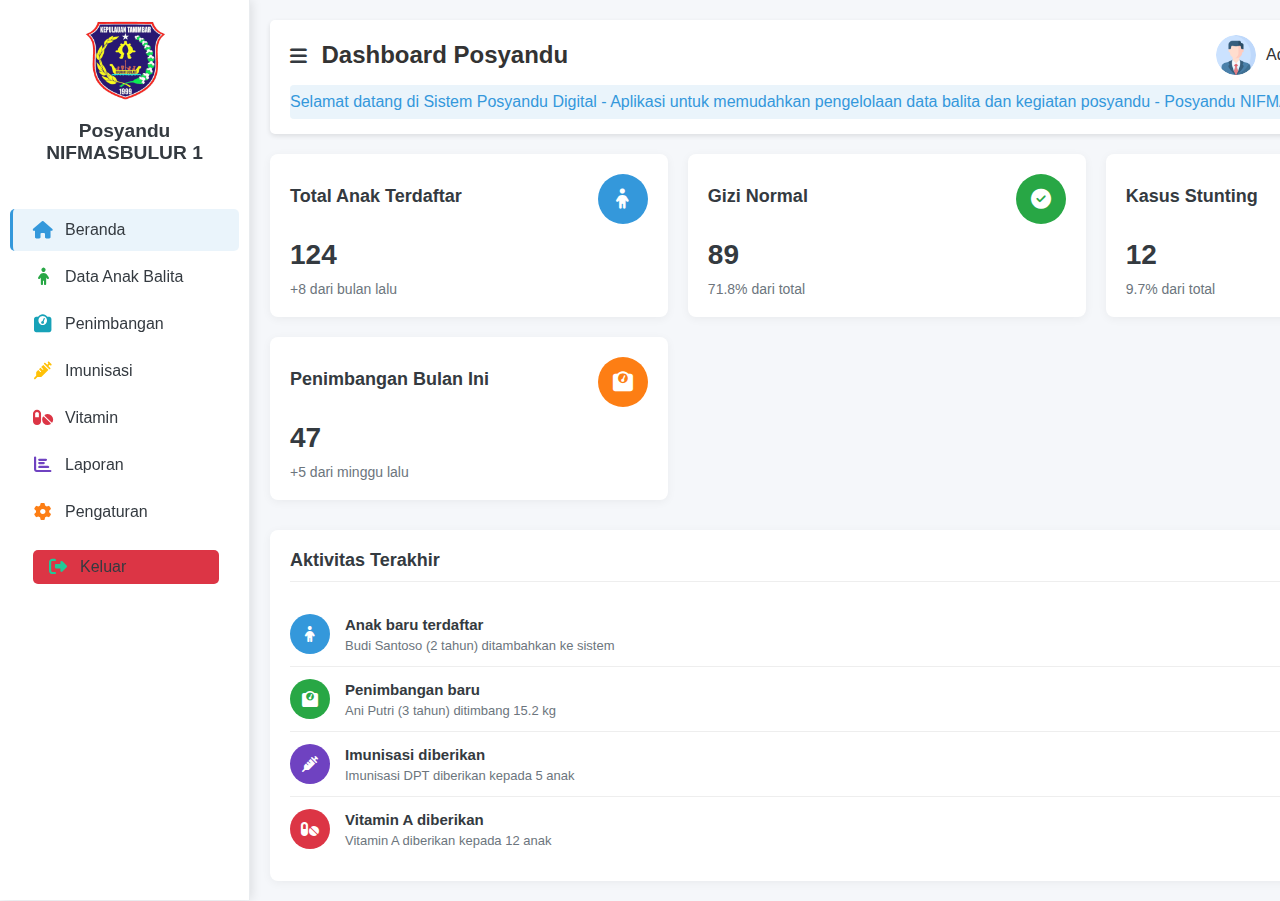
<file: index.html>
<!DOCTYPE html>
<html lang="id">
<head>
    <meta charset="UTF-8">
    <meta name="viewport" content="width=device-width, initial-scale=1.0">
    <title>Sistem Posyandu Digital</title>
    <link rel="stylesheet" href="https://cdnjs.cloudflare.com/ajax/libs/font-awesome/6.4.0/css/all.min.css">
    <style>
        :root {
            --primary: #ffffff;
            --secondary: #3498db;
            --accent: #e74c3c;
            --light: #f8f9fa;
            --dark: #343a40;
            --success: #28a745;
            --info: #17a2b8;
            --warning: #ffc107;
            --danger: #dc3545;
        }
        
        * {
            margin: 0;
            padding: 0;
            box-sizing: border-box;
            font-family: 'Segoe UI', Tahoma, Geneva, Verdana, sans-serif;
        }
        
        body {
            background-color: #f5f7fa;
            color: #333;
        }
        
        .container {
            display: flex;
            min-height: 100vh;
        }
        
        /* Sidebar */
        .sidebar {
            width: 250px;
            background: var(--primary);
            color: var(--dark);
            transition: all 0.3s;
            position: fixed;
            height: 100vh;
            box-shadow: 2px 0 10px rgba(0,0,0,0.1);
            border-right: 1px solid #e9ecef;
            z-index: 100;
        }
        
        .sidebar-collapsed {
            width: 80px;
        }
        
        .sidebar-collapsed .sidebar-header h1,
        .sidebar-collapsed .sidebar-menu li a span {
            display: none;
        }
        
        .sidebar-collapsed .sidebar-menu li a {
            justify-content: center;
        }
        
        .sidebar-header {
            padding: 20px;
            text-align: center;
            display: flex;
            flex-direction: column;
            align-items: center;
        }
        
        .sidebar-header img {
            width: 80px;
            height: auto;
            object-fit: cover;
            margin-bottom: 10px;
        }
        
        .sidebar-header h1 {
            font-size: 1.2rem;
            margin-top: 10px;
            color: var(--dark);
        }
        
        .sidebar-menu {
            padding: 20px 0;
        }
        
        .sidebar-menu li {
            list-style: none;
            padding: 12px 20px;
            transition: all 0.3s;
            border-left: 3px solid transparent;
            margin: 5px 10px;
            border-radius: 5px;
        }
        
        .sidebar-menu li:hover {
            background: rgba(0,0,0,0.05);
        }
        
        .sidebar-menu li.active {
            background: rgba(52, 152, 219, 0.1);
            border-left: 3px solid var(--secondary);
        }
        
        .sidebar-menu a {
            color: var(--dark);
            text-decoration: none;
            display: flex;
            align-items: center;
            gap: 12px;
            font-weight: 500;
            position: relative;
        }
        
        .sidebar-menu i {
            width: 20px;
            text-align: center;
            font-size: 1.1rem;
        }
        
        /* Rainbow Text Animation */
        @keyframes rainbowText {
            0% { color: #ff0000; }
            14% { color: #ff7f00; }
            28% { color: #ffff00; }
            42% { color: #00ff00; }
            57% { color: #0000ff; }
            71% { color: #4b0082; }
            85% { color: #9400d3; }
            100% { color: #ff0000; }
        }
        
        .sidebar-menu li:hover a span {
            animation: rainbowText 2s infinite;
        }
        
        /* Icon Colors */
        .sidebar-menu li:nth-child(1) i { color: var(--secondary); }
        .sidebar-menu li:nth-child(2) i { color: var(--success); }
        .sidebar-menu li:nth-child(3) i { color: var(--info); }
        .sidebar-menu li:nth-child(4) i { color: var(--warning); }
        .sidebar-menu li:nth-child(5) i { color: var(--danger); }
        .sidebar-menu li:nth-child(6) i { color: #6f42c1; }
        .sidebar-menu li:nth-child(7) i { color: #fd7e14; }
        .sidebar-menu li:nth-child(8) i { color: #20c997; }
        
        /* Main Content */
        .main-content {
            flex: 1;
            margin-left: 250px;
            padding: 20px;
            transition: margin-left 0.3s;
        }
        
        .main-content-expanded {
            margin-left: 80px;
        }
        
        .header {
            display: flex;
            justify-content: space-between;
            align-items: center;
            padding: 15px 20px;
            background: white;
            box-shadow: 0 2px 5px rgba(0,0,0,0.1);
            border-radius: 5px;
            margin-bottom: 20px;
            flex-direction: column;
            align-items: flex-start;
        }
        
        .header-top {
            display: flex;
            justify-content: space-between;
            width: 100%;
            align-items: center;
        }
        
        .nav-link {
            cursor: pointer;
            color: var(--dark);
            font-size: 1.2rem;
        }
        
        .running-text {
            width: 100%;
            margin-top: 10px;
            padding: 8px 0;
            background: rgba(52, 152, 219, 0.1);
            border-radius: 4px;
            overflow: hidden;
        }
        
        .running-text-content {
            display: inline-block;
            white-space: nowrap;
            animation: runningText 15s linear infinite;
            color: var(--secondary);
            font-weight: 500;
        }
        
        @keyframes runningText {
            0% { transform: translateX(100%); }
            100% { transform: translateX(-100%); }
        }
        
        .user-info {
            display: flex;
            align-items: center;
            gap: 10px;
            position: relative;
        }
        
        .user-info img {
            width: 40px;
            height: 40px;
            border-radius: 50%;
            object-fit: cover;
        }
        
        .logout-btn {
            background: var(--danger);
            color: white;
            border: none;
            padding: 8px 15px;
            border-radius: 5px;
            cursor: pointer;
            display: flex;
            align-items: center;
            gap: 5px;
            transition: all 0.3s;
        }
        
        .logout-btn:hover {
            background: #c82333;
            transform: translateY(-2px);
        }
        
        /* Dashboard Cards */
        .dashboard-cards {
            display: grid;
            grid-template-columns: repeat(auto-fill, minmax(300px, 1fr));
            gap: 20px;
            margin-bottom: 30px;
        }
        
        .card {
            background: white;
            border-radius: 8px;
            padding: 20px;
            box-shadow: 0 2px 10px rgba(0,0,0,0.05);
            transition: transform 0.3s, box-shadow 0.3s;
            position: relative;
            overflow: hidden;
        }
        
        .card:hover {
            transform: translateY(-5px);
            box-shadow: 0 5px 15px rgba(0,0,0,0.1);
        }
        
        .card-header {
            display: flex;
            justify-content: space-between;
            align-items: center;
            margin-bottom: 15px;
        }
        
        .card-icon {
            width: 50px;
            height: 50px;
            border-radius: 50%;
            display: flex;
            align-items: center;
            justify-content: center;
            font-size: 20px;
            color: white;
        }
        
        .card-icon.blue {
            background: var(--secondary);
        }
        
        .card-icon.green {
            background: var(--success);
        }
        
        .card-icon.red {
            background: var(--danger);
        }
        
        .card-icon.orange {
            background: #fd7e14;
        }
        
        .card h3 {
            font-size: 18px;
            color: var(--dark);
            margin-bottom: 5px;
        }
        
        .card p {
            color: #6c757d;
            font-size: 14px;
        }
        
        .card .number {
            font-size: 28px;
            font-weight: bold;
            margin: 10px 0;
            color: var(--dark);
        }
        
        /* Recent Activity */
        .recent-activity {
            background: white;
            border-radius: 8px;
            padding: 20px;
            box-shadow: 0 2px 10px rgba(0,0,0,0.05);
        }
        
        .section-title {
            font-size: 18px;
            margin-bottom: 20px;
            padding-bottom: 10px;
            border-bottom: 1px solid #eee;
            color: var(--dark);
            font-weight: 600;
        }
        
        .activity-list {
            list-style: none;
        }
        
        .activity-item {
            display: flex;
            gap: 15px;
            padding: 12px 0;
            border-bottom: 1px solid #eee;
            align-items: center;
        }
        
        .activity-item:last-child {
            border-bottom: none;
        }
        
        .activity-icon {
            width: 40px;
            height: 40px;
            border-radius: 50%;
            background: #f1f1f1;
            display: flex;
            align-items: center;
            justify-content: center;
            color: white;
            flex-shrink: 0;
        }
        
        .activity-icon.blue { background: var(--secondary); }
        .activity-icon.green { background: var(--success); }
        .activity-icon.red { background: var(--danger); }
        .activity-icon.purple { background: #6f42c1; }
        
        .activity-content {
            flex-grow: 1;
        }
        
        .activity-content h4 {
            font-size: 15px;
            margin-bottom: 5px;
            color: var(--dark);
        }
        
        .activity-content p {
            font-size: 13px;
            color: #6c757d;
        }
        
        .activity-time {
            font-size: 12px;
            color: #adb5bd;
            white-space: nowrap;
        }
        
        /* Responsive */
        @media (max-width: 768px) {
            .sidebar {
                width: 80px;
            }
            
            .sidebar-header h1,
            .sidebar-menu li a span {
                display: none;
            }
            
            .sidebar-menu li a {
                justify-content: center;
            }
            
            .main-content {
                margin-left: 80px;
            }
            
            .dashboard-cards {
                grid-template-columns: 1fr;
            }
            
            .user-info span {
                display: none;
            }
        }
    </style>
</head>
<body>
    <div class="container">
        <!-- Sidebar -->
        <div class="sidebar" id="sidebar">
            <div class="sidebar-header">
                <img src="logo.png" alt="Logo Posyandu">
                <h1>Posyandu NIFMASBULUR 1</h1>
            </div>
            
            <ul class="sidebar-menu">
                <li class="active" data-target="dashboard">
                    <a href="#">
                        <i class="fas fa-home"></i>
                        <span>Beranda</span>
                    </a>
                </li>
                <li data-target="data-anak">
                    <a href="anakbalita.html">
                        <i class="fas fa-child"></i>
                        <span>Data Anak Balita</span>
                    </a>
                </li>
                <li data-target="penimbangan">
                    <a href="penimbangan.html">
                        <i class="fas fa-weight"></i>
                        <span>Penimbangan</span>
                    </a>
                </li>
                <li data-target="imunisasi">
                    <a href="#">
                        <i class="fas fa-syringe"></i>
                        <span>Imunisasi</span>
                    </a>
                </li>
                <li data-target="vitamin">
                    <a href="#">
                        <i class="fas fa-pills"></i>
                        <span>Vitamin</span>
                    </a>
                </li>
                <li data-target="laporan">
                    <a href="laporan.html">
                        <i class="fas fa-chart-bar"></i>
                        <span>Laporan</span>
                    </a>
                </li>
                <li data-target="pengaturan">
                    <a href="#">
                        <i class="fas fa-cog"></i>
                        <span>Pengaturan</span>
                    </a>
                </li>
                <li>
                    <a href="login.html" class="logout-btn">
                        <i class="fas fa-sign-out-alt"></i>
                        <span>Keluar</span>
                    </a>
                </li>
            </ul>
        </div>
        
        <!-- Main Content -->
        <div class="main-content" id="mainContent">
            <div class="header">
                <div class="header-top">
                    <div>
                        <a class="nav-link" data-widget="pushmenu" href="#" role="button"><i class="fas fa-bars"></i></a>
                        <h2 style="display: inline-block; margin-left: 10px;">Dashboard Posyandu</h2>
                    </div>
                    <div class="user-info">
                        <img src="user.png" alt="User">
                        <span>Admin Posyandu</span>
                        <button class="logout-btn">
                            <i class="fas fa-sign-out-alt"></i>
                            Keluar
                        </button>
                    </div>
                </div>
                <div class="running-text">
                    <div class="running-text-content">
                        Selamat datang di Sistem Posyandu Digital - Aplikasi untuk memudahkan pengelolaan data balita dan kegiatan posyandu - Posyandu NIFMASBULUR 1 - Desa Kabiarat
                    </div>
                </div>
            </div>
            
            <!-- Dashboard Content -->
            <div id="dashboard" class="content-area active">
                <!-- Dashboard Cards -->
                <div class="dashboard-cards">
                    <div class="card">
                        <div class="card-header">
                            <h3>Total Anak Terdaftar</h3>
                            <div class="card-icon blue">
                                <i class="fas fa-child"></i>
                            </div>
                        </div>
                        <div class="number">124</div>
                        <p>+8 dari bulan lalu</p>
                    </div>
                    
                    <div class="card">
                        <div class="card-header">
                            <h3>Gizi Normal</h3>
                            <div class="card-icon green">
                                <i class="fas fa-check-circle"></i>
                            </div>
                        </div>
                        <div class="number">89</div>
                        <p>71.8% dari total</p>
                    </div>
                    
                    <div class="card">
                        <div class="card-header">
                            <h3>Kasus Stunting</h3>
                            <div class="card-icon red">
                                <i class="fas fa-exclamation-triangle"></i>
                            </div>
                        </div>
                        <div class="number">12</div>
                        <p>9.7% dari total</p>
                    </div>
                    
                    <div class="card">
                        <div class="card-header">
                            <h3>Penimbangan Bulan Ini</h3>
                            <div class="card-icon orange">
                                <i class="fas fa-weight"></i>
                            </div>
                        </div>
                        <div class="number">47</div>
                        <p>+5 dari minggu lalu</p>
                    </div>
                </div>
                
                <!-- Recent Activity -->
                <div class="recent-activity">
                    <h3 class="section-title">Aktivitas Terakhir</h3>
                    <ul class="activity-list">
                        <li class="activity-item">
                            <div class="activity-icon blue">
                                <i class="fas fa-child"></i>
                            </div>
                            <div class="activity-content">
                                <h4>Anak baru terdaftar</h4>
                                <p>Budi Santoso (2 tahun) ditambahkan ke sistem</p>
                            </div>
                            <div class="activity-time">10 menit lalu</div>
                        </li>
                        <li class="activity-item">
                            <div class="activity-icon green">
                                <i class="fas fa-weight"></i>
                            </div>
                            <div class="activity-content">
                                <h4>Penimbangan baru</h4>
                                <p>Ani Putri (3 tahun) ditimbang 15.2 kg</p>
                            </div>
                            <div class="activity-time">1 jam lalu</div>
                        </li>
                        <li class="activity-item">
                            <div class="activity-icon purple">
                                <i class="fas fa-syringe"></i>
                            </div>
                            <div class="activity-content">
                                <h4>Imunisasi diberikan</h4>
                                <p>Imunisasi DPT diberikan kepada 5 anak</p>
                            </div>
                            <div class="activity-time">3 jam lalu</div>
                        </li>
                        <li class="activity-item">
                            <div class="activity-icon red">
                                <i class="fas fa-pills"></i>
                            </div>
                            <div class="activity-content">
                                <h4>Vitamin A diberikan</h4>
                                <p>Vitamin A diberikan kepada 12 anak</p>
                            </div>
                            <div class="activity-time">Kemarin</div>
                        </li>
                    </ul>
                </div>
            </div>
            
            <!-- Empty Content Areas -->
            <div id="data-anak" class="content-area"></div>
            <div id="penimbangan" class="content-area"></div>
            <div id="imunisasi" class="content-area"></div>
            <div id="vitamin" class="content-area"></div>
            <div id="laporan" class="content-area"></div>
            <div id="pengaturan" class="content-area"></div>
        </div>
    </div>

    <script>
        // Toggle sidebar
        document.querySelector('.nav-link').addEventListener('click', function(e) {
            e.preventDefault();
            const sidebar = document.getElementById('sidebar');
            const mainContent = document.getElementById('mainContent');
            
            sidebar.classList.toggle('sidebar-collapsed');
            mainContent.classList.toggle('main-content-expanded');
        });
        
        // Navigation between content areas
        document.querySelectorAll('.sidebar-menu li').forEach(item => {
            if (!item.querySelector('.logout-btn')) {
                item.addEventListener('click', function() {
                    // Remove active class from all menu items
                    document.querySelectorAll('.sidebar-menu li').forEach(li => {
                        li.classList.remove('active');
                    });
                    
                    // Add active class to clicked item
                    this.classList.add('active');
                    
                    // Hide all content areas
                    document.querySelectorAll('.content-area').forEach(area => {
                        area.classList.remove('active');
                    });
                    
                    // Show the selected content area
                    const target = this.getAttribute('data-target');
                    document.getElementById(target).classList.add('active');
                    
                    // Update header title
                    const title = this.querySelector('span').textContent;
                    document.querySelector('.header h2').textContent = title;
                });
            }
        });
        
        // Logout button functionality
        document.querySelector('.logout-btn').addEventListener('click', function() {
            if(confirm('Apakah Anda yakin ingin keluar?')) {
                // Redirect to login page or perform logout
                window.location.href = 'login.html';
            }
        });
        
        // Rainbow text animation for menu items
        document.querySelectorAll('.sidebar-menu li').forEach(item => {
            item.addEventListener('mouseenter', function() {
                const textSpan = this.querySelector('a span');
                if (textSpan) {
                    textSpan.style.animation = 'rainbowText 2s infinite';
                }
            });
            
            item.addEventListener('mouseleave', function() {
                const textSpan = this.querySelector('a span');
                if (textSpan) {
                    textSpan.style.animation = 'none';
                }
            });
        });
    </script>
</body>
</html>
</file>
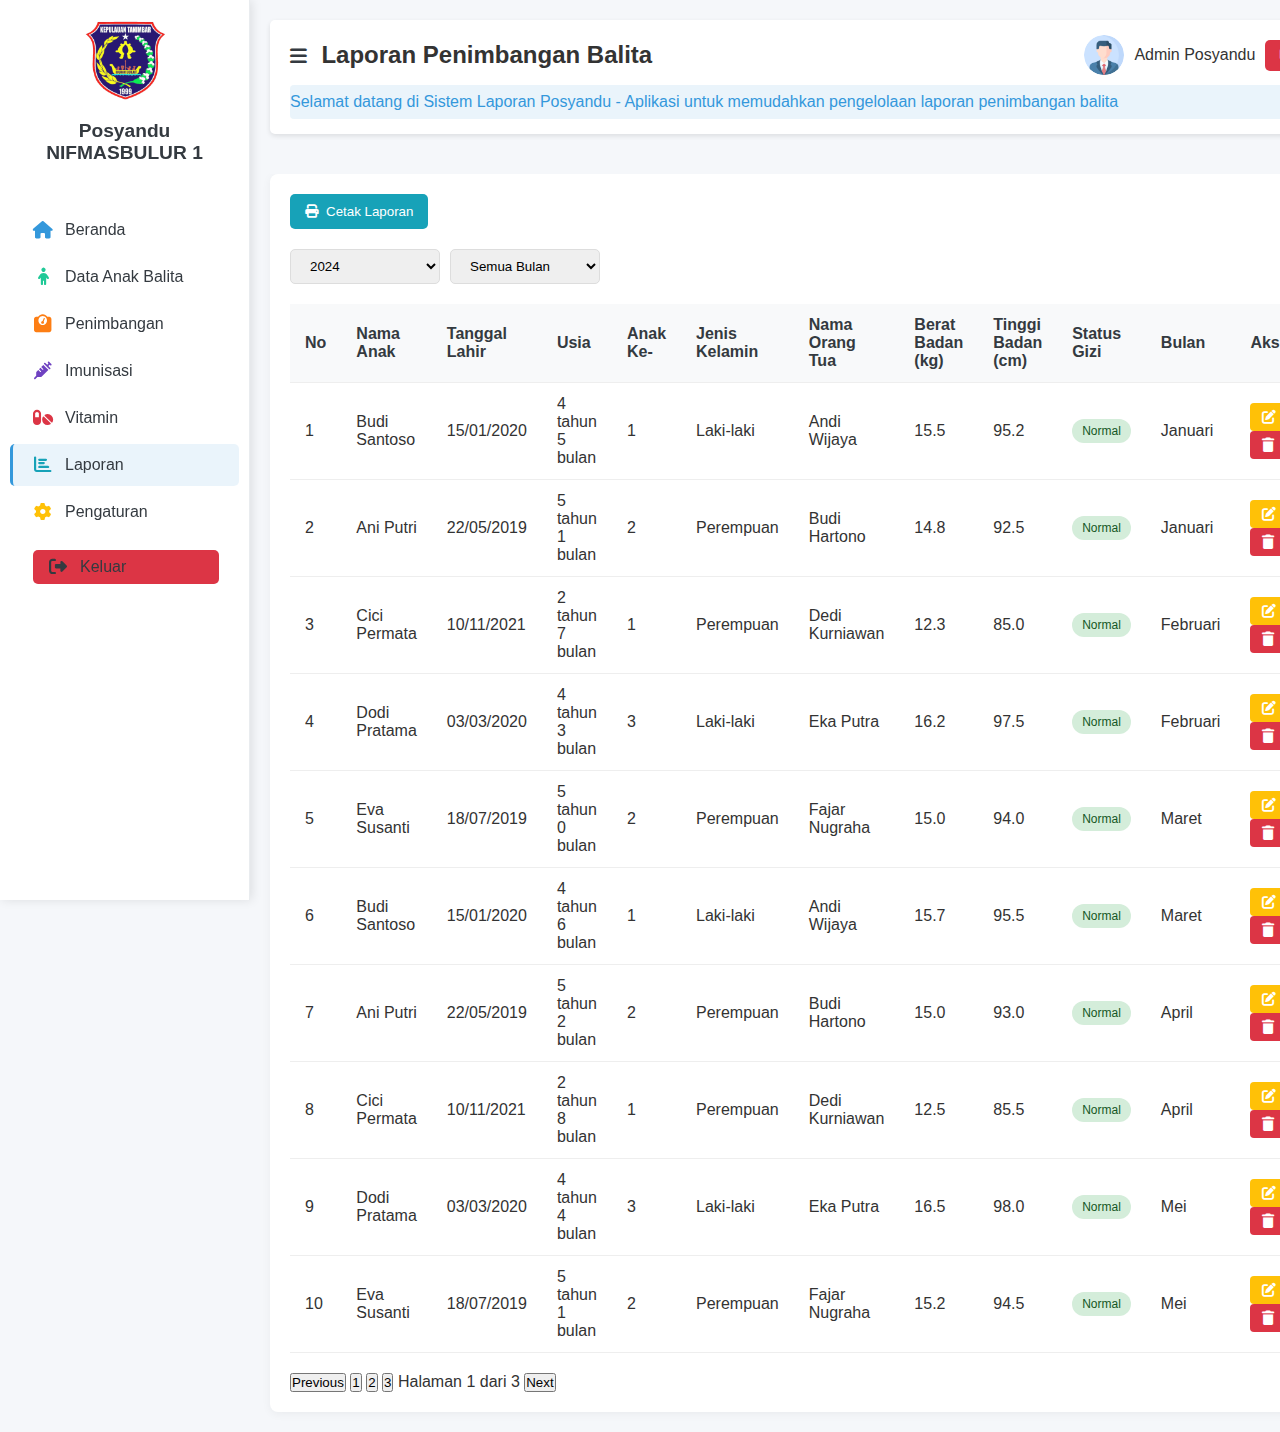
<file: laporan.html>
<!DOCTYPE html>
<html lang="id">
<head>
    <meta charset="UTF-8">
    <meta name="viewport" content="width=device-width, initial-scale=1.0">
    <title>Laporan Penimbangan Balita</title>
    <link rel="stylesheet" href="https://cdnjs.cloudflare.com/ajax/libs/font-awesome/6.4.0/css/all.min.css">
    <style>
        :root {
            --primary: #ffffff;
            --secondary: #3498db;
            --accent: #e74c3c;
            --light: #f8f9fa;
            --dark: #343a40;
            --success: #28a745;
            --info: #17a2b8;
            --warning: #ffc107;
            --danger: #dc3545;
        }
        
        * {
            margin: 0;
            padding: 0;
            box-sizing: border-box;
            font-family: 'Segoe UI', Tahoma, Geneva, Verdana, sans-serif;
        }
        
        body {
            background-color: #f5f7fa;
            color: #333;
            overflow-x: hidden;
        }
        
        .container {
            display: flex;
            min-height: 100vh;
        }
        
        /* Sidebar */
        .sidebar {
            width: 250px;
            background: var(--primary);
            color: var(--dark);
            transition: all 0.3s;
            position: fixed;
            height: 100vh;
            box-shadow: 2px 0 10px rgba(0,0,0,0.1);
            border-right: 1px solid #e9ecef;
            z-index: 100;
        }
        
        .sidebar-collapsed {
            width: 80px;
        }
        
        .sidebar-collapsed .sidebar-header h1,
        .sidebar-collapsed .sidebar-menu li a span {
            display: none;
        }
        
        .sidebar-collapsed .sidebar-menu li a {
            justify-content: center;
        }
        
        .sidebar-header {
            padding: 20px;
            text-align: center;
            display: flex;
            flex-direction: column;
            align-items: center;
        }
        
        .sidebar-header img {
            width: 80px;
            height: auto;
            object-fit: cover;
            margin-bottom: 10px;
        }
        
        .sidebar-header h1 {
            font-size: 1.2rem;
            margin-top: 10px;
            color: var(--dark);
        }
        
        .sidebar-menu {
            padding: 20px 0;
        }
        
        .sidebar-menu li {
            list-style: none;
            padding: 12px 20px;
            transition: all 0.3s;
            border-left: 3px solid transparent;
            margin: 5px 10px;
            border-radius: 5px;
        }
        
        .sidebar-menu li:hover {
            background: rgba(0,0,0,0.05);
        }
        
        .sidebar-menu li.active {
            background: rgba(52, 152, 219, 0.1);
            border-left: 3px solid var(--secondary);
        }
        
        .sidebar-menu a {
            color: var(--dark);
            text-decoration: none;
            display: flex;
            align-items: center;
            gap: 12px;
            font-weight: 500;
            position: relative;
        }
        
        .sidebar-menu i {
            width: 20px;
            text-align: center;
            font-size: 1.1rem;
        }
        
        /* Rainbow Text Animation */
        @keyframes rainbowText {
            0% { color: #ff0000; }
            14% { color: #ff7f00; }
            28% { color: #ffff00; }
            42% { color: #00ff00; }
            57% { color: #0000ff; }
            71% { color: #4b0082; }
            85% { color: #9400d3; }
            100% { color: #ff0000; }
        }
        
        .sidebar-menu li:hover a span {
            animation: rainbowText 2s infinite;
        }
        
        /* Icon Colors */
        .sidebar-menu li:nth-child(1) i { color: var(--secondary); }
        .sidebar-menu li:nth-child(2) i { color: #20c997; }
        .sidebar-menu li:nth-child(3) i { color: #fd7e14; }
        .sidebar-menu li:nth-child(4) i { color: #6f42c1; }
        .sidebar-menu li:nth-child(5) i { color: var(--danger); }
        .sidebar-menu li:nth-child(6) i { color: var(--info); }
        .sidebar-menu li:nth-child(7) i { color: var(--warning); }
        
        /* Main Content */
        .main-content {
            flex: 1;
            margin-left: 250px;
            padding: 20px;
            transition: margin-left 0.3s;
        }
        
        .main-content-expanded {
            margin-left: 80px;
        }
        
        /* Fixed header when scrolling */
        .header-container {
            position: sticky;
            top: 0;
            background: #f5f7fa;
            z-index: 99;
            padding-bottom: 20px;
        }
        
        .header {
            display: flex;
            justify-content: space-between;
            align-items: center;
            padding: 15px 20px;
            background: white;
            box-shadow: 0 2px 5px rgba(0,0,0,0.1);
            border-radius: 5px;
            margin-bottom: 20px;
            flex-direction: column;
            align-items: flex-start;
        }
        
        .header-top {
            display: flex;
            justify-content: space-between;
            width: 100%;
            align-items: center;
        }
        
        .nav-link {
            cursor: pointer;
            color: var(--dark);
            font-size: 1.2rem;
        }
        
        .running-text {
            width: 100%;
            margin-top: 10px;
            padding: 8px 0;
            background: rgba(52, 152, 219, 0.1);
            border-radius: 4px;
            overflow: hidden;
        }
        
        .running-text-content {
            display: inline-block;
            white-space: nowrap;
            animation: runningText 15s linear infinite;
            color: var(--secondary);
            font-weight: 500;
        }
        
        @keyframes runningText {
            0% { transform: translateX(100%); }
            100% { transform: translateX(-100%); }
        }
        
        .user-info {
            display: flex;
            align-items: center;
            gap: 10px;
            position: relative;
        }
        
        .user-info img {
            width: 40px;
            height: 40px;
            border-radius: 50%;
            object-fit: cover;
        }
        
        .logout-btn {
            background: var(--danger);
            color: white;
            border: none;
            padding: 8px 15px;
            border-radius: 5px;
            cursor: pointer;
            display: flex;
            align-items: center;
            gap: 5px;
            transition: all 0.3s;
        }
        
        .logout-btn:hover {
            background: #c82333;
            transform: translateY(-2px);
        }
        
        /* Data Tables */
        .data-container {
            background: white;
            border-radius: 8px;
            padding: 20px;
            box-shadow: 0 2px 10px rgba(0,0,0,0.05);
        }
        
        .section-title {
            font-size: 18px;
            margin-bottom: 20px;
            padding-bottom: 10px;
            border-bottom: 1px solid #eee;
            color: var(--dark);
            font-weight: 600;
        }
        
        .table-container {
            overflow-x: auto;
            -ms-overflow-style: none;  /* IE and Edge */
            scrollbar-width: none;  /* Firefox */
        }
        
        .table-container::-webkit-scrollbar {
            display: none;  /* Chrome, Safari and Opera */
        }
        
        table {
            width: 100%;
            border-collapse: collapse;
            margin-bottom: 20px;
        }
        
        th, td {
            padding: 12px 15px;
            text-align: left;
            border-bottom: 1px solid #eee;
        }
        
        th {
            background-color: #f8f9fa;
            font-weight: 600;
            color: var(--dark);
        }
        
        tr:hover {
            background-color: #f5f5f5;
        }
        
        .action-btn {
            padding: 6px 12px;
            border-radius: 4px;
            border: none;
            cursor: pointer;
            font-size: 14px;
            transition: all 0.3s;
            display: inline-flex;
            align-items: center;
            gap: 5px;
            margin-right: 5px;
        }
        
        .view-btn {
            background-color: var(--info);
            color: white;
        }
        
        .edit-btn {
            background-color: var(--warning);
            color: white;
        }
        
        .delete-btn {
            background-color: var(--danger);
            color: white;
        }
        
        .action-btn:hover {
            opacity: 0.9;
            transform: translateY(-2px);
        }
        
        /* Action buttons container */
        .action-buttons {
            display: flex;
            gap: 10px;
            margin-bottom: 20px;
            flex-wrap: wrap;
        }
        
        .print-btn {
            background-color: #17a2b8;
            color: white;
            border: none;
            padding: 10px 15px;
            border-radius: 5px;
            cursor: pointer;
            display: inline-flex;
            align-items: center;
            gap: 8px;
            transition: all 0.3s;
        }
        
        .print-btn:hover {
            background-color: #138496;
            transform: translateY(-2px);
        }
        
        /* Status Badges */
        .status-badge {
            padding: 5px 10px;
            border-radius: 20px;
            font-size: 12px;
            font-weight: 500;
            display: inline-block;
        }
        
        .status-normal {
            background-color: #d4edda;
            color: #155724;
        }
        
        .status-kurang {
            background-color: #fff3cd;
            color: #856404;
        }
        
        .status-stunting {
            background-color: #f8d7da;
            color: #721c24;
        }
        
        /* Modal */
        .modal {
            display: none;
            position: fixed;
            z-index: 1000;
            left: 0;
            top: 0;
            width: 100%;
            height: 100%;
            background-color: rgba(0,0,0,0.5);
            overflow-y: auto;
        }
        
        .modal-content {
            background-color: white;
            margin: 5% auto;
            padding: 20px;
            border-radius: 8px;
            width: 80%;
            max-width: 800px;
            box-shadow: 0 5px 15px rgba(0,0,0,0.3);
            animation: modalFadeIn 0.3s;
            max-height: 80vh;
            overflow-y: auto;
            position: relative;
        }
        
        @keyframes modalFadeIn {
            from { opacity: 0; transform: translateY(-50px); }
            to { opacity: 1; transform: translateY(0); }
        }
        
        .modal-header {
            display: flex;
            justify-content: space-between;
            align-items: center;
            margin-bottom: 20px;
            padding-bottom: 10px;
            border-bottom: 1px solid #eee;
            position: sticky;
            top: 0;
            background: white;
            z-index: 1;
        }
        
        .modal-body {
            padding: 10px 0;
            max-height: calc(80vh - 150px);
            overflow-y: auto;
        }
        
        .modal-footer {
            display: flex;
            justify-content: flex-end;
            gap: 10px;
            margin-top: 20px;
            padding-top: 15px;
            border-top: 1px solid #eee;
            position: sticky;
            bottom: 0;
            background: white;
        }
        
        .close-btn {
            font-size: 24px;
            cursor: pointer;
            color: #aaa;
        }
        
        .close-btn:hover {
            color: var(--dark);
        }
        
        .form-group {
            margin-bottom: 15px;
        }
        
        .form-group label {
            display: block;
            margin-bottom: 5px;
            font-weight: 500;
        }
        
        .form-group input, .form-group select {
            width: 100%;
            padding: 10px;
            border: 1px solid #ddd;
            border-radius: 4px;
            font-size: 14px;
        }
        
        .save-btn {
            background-color: var(--success);
            color: white;
        }
        
        .cancel-btn {
            background-color: #6c757d;
            color: white;
        }
        
        /* Notification Modal */
        .notification-modal {
            display: none;
            position: fixed;
            z-index: 2000;
            left: 0;
            top: 0;
            width: 100%;
            height: 100%;
            background-color: rgba(0,0,0,0.7);
        }
        
        .notification-content {
            position: absolute;
            top: 50%;
            left: 50%;
            transform: translate(-50%, -50%);
            background-color: white;
            padding: 30px;
            border-radius: 10px;
            text-align: center;
            box-shadow: 0 5px 15px rgba(0,0,0,0.3);
            animation: notificationFadeIn 0.3s;
        }
        
        @keyframes notificationFadeIn {
            from { opacity: 0; transform: translate(-50%, -60%); }
            to { opacity: 1; transform: translate(-50%, -50%); }
        }
        
        .checkmark {
            width: 80px;
            height: 80px;
            border-radius: 50%;
            display: inline-block;
            background-color: #28a745;
            position: relative;
            margin-bottom: 20px;
            animation: checkmarkScale 0.5s;
        }
        
        @keyframes checkmarkScale {
            0% { transform: scale(0); }
            50% { transform: scale(1.2); }
            100% { transform: scale(1); }
        }
        
        .checkmark:after {
            content: '';
            position: absolute;
            left: 28px;
            top: 14px;
            width: 25px;
            height: 45px;
            border: solid white;
            border-width: 0 5px 5px 0;
            transform: rotate(45deg);
        }
        
        .notification-text {
            font-size: 18px;
            margin-bottom: 20px;
            color: var(--dark);
        }
        
        .confirm-modal .notification-content {
            max-width: 400px;
        }
        
        .confirm-buttons {
            display: flex;
            justify-content: center;
            gap: 15px;
            margin-top: 20px;
        }
        
        .confirm-btn {
            padding: 8px 20px;
            border-radius: 5px;
            border: none;
            cursor: pointer;
            font-weight: 500;
            transition: all 0.3s;
        }
        
        .confirm-yes {
            background-color: var(--danger);
            color: white;
        }
        
        .confirm-no {
            background-color: #6c757d;
            color: white;
        }
        
        /* Loading Animation */
        .loading-overlay {
            display: none;
            position: fixed;
            z-index: 1500;
            left: 0;
            top: 0;
            width: 100%;
            height: 100%;
            background-color: rgba(255,255,255,0.8);
        }
        
        .loading-spinner {
            position: absolute;
            top: 50%;
            left: 50%;
            transform: translate(-50%, -50%);
            width: 50px;
            height: 50px;
            border: 5px solid #f3f3f3;
            border-top: 5px solid #3498db;
            border-radius: 50%;
            animation: spin 1s linear infinite;
        }
        
        @keyframes spin {
            0% { transform: translate(-50%, -50%) rotate(0deg); }
            100% { transform: translate(-50%, -50%) rotate(360deg); }
        }
        
        /* Month Filter */
        .month-filter {
            display: flex;
            gap: 10px;
            margin-bottom: 20px;
            flex-wrap: wrap;
        }
        
        .month-filter select {
            padding: 8px 15px;
            border-radius: 5px;
            border: 1px solid #ddd;
            min-width: 150px;
        }
        
        /* Print styles */
        @media print {
            body * {
                visibility: hidden;
            }
            .data-container, .data-container * {
                visibility: visible;
            }
            .data-container {
                position: absolute;
                left: 0;
                top: 0;
                width: 100%;
                box-shadow: none;
            }
            .action-buttons, .month-filter, .pagination {
                display: none !important;
            }
            table {
                width: 100% !important;
            }
            th, td {
                padding: 8px !important;
                font-size: 12px !important;
            }
        }
        
        /* Responsive */
        @media (max-width: 768px) {
            .sidebar {
                width: 80px;
            }
            
            .sidebar-header h1,
            .sidebar-menu li a span {
                display: none;
            }
            
            .sidebar-menu li a {
                justify-content: center;
            }
            
            .main-content {
                margin-left: 80px;
            }
            
            th, td {
                padding: 8px 10px;
                font-size: 14px;
            }
            
            .action-btn {
                padding: 4px 8px;
                font-size: 12px;
                margin-bottom: 5px;
            }
            
            .modal-content {
                width: 95%;
                margin: 10% auto;
            }
        }
    </style>
</head>
<body>
    <div class="container">
        <!-- Sidebar -->
        <div class="sidebar" id="sidebar">
            <div class="sidebar-header">
                <img src="logo.png" alt="Logo Posyandu">
                <h1>Posyandu NIFMASBULUR 1</h1>
            </div>
            
            <ul class="sidebar-menu">
                <li data-target="dashboard">
                    <a href="index.html">
                        <i class="fas fa-home"></i>
                        <span>Beranda</span>
                    </a>
                </li>
                <li data-target="data-anak">
                    <a href="anakbalita.html">
                        <i class="fas fa-child"></i>
                        <span>Data Anak Balita</span>
                    </a>
                </li>
                <li data-target="penimbangan">
                    <a href="penimbangan.html">
                        <i class="fas fa-weight"></i>
                        <span>Penimbangan</span>
                    </a>
                </li>
                <li data-target="imunisasi">
                    <a href="#">
                        <i class="fas fa-syringe"></i>
                        <span>Imunisasi</span>
                    </a>
                </li>
                <li data-target="vitamin">
                    <a href="#">
                        <i class="fas fa-pills"></i>
                        <span>Vitamin</span>
                    </a>
                </li>
                <li class="active" data-target="laporan">
                    <a href="laporan.html">
                        <i class="fas fa-chart-bar"></i>
                        <span>Laporan</span>
                    </a>
                </li>
                <li data-target="pengaturan">
                    <a href="#">
                        <i class="fas fa-cog"></i>
                        <span>Pengaturan</span>
                    </a>
                </li>
                <li>
                    <a href="login.html" class="logout-btn">
                        <i class="fas fa-sign-out-alt"></i>
                        <span>Keluar</span>
                    </a>
                </li>
            </ul>
        </div>
        
        <!-- Main Content -->
        <div class="main-content" id="mainContent">
            <div class="header-container">
                <div class="header">
                    <div class="header-top">
                        <div>
                            <a class="nav-link" data-widget="pushmenu" href="#" role="button"><i class="fas fa-bars"></i></a>
                            <h2 style="display: inline-block; margin-left: 10px;">Laporan Penimbangan Balita</h2>
                        </div>
                        <div class="user-info">
                            <img src="user.png" alt="User">
                            <span>Admin Posyandu</span>
                            <button class="logout-btn">
                                <i class="fas fa-sign-out-alt"></i>
                                Keluar
                            </button>
                        </div>
                    </div>
                    <div class="running-text">
                        <div class="running-text-content">
                            Selamat datang di Sistem Laporan Posyandu - Aplikasi untuk memudahkan pengelolaan laporan penimbangan balita
                        </div>
                    </div>
                </div>
            </div>
            
            <!-- Data Content -->
            <div class="data-container">
                <div class="action-buttons">
                    <button id="printBtn" class="print-btn">
                        <i class="fas fa-print"></i> Cetak Laporan
                    </button>
                </div>
                
                <div class="month-filter">
                    <select id="yearFilter">
                        <option value="">Pilih Tahun</option>
                        <option value="2023">2023</option>
                        <option value="2024" selected>2024</option>
                        <option value="2025">2025</option>
                    </select>
                    <select id="monthFilter">
                        <option value="">Semua Bulan</option>
                        <option value="januari">Januari</option>
                        <option value="februari">Februari</option>
                        <option value="maret">Maret</option>
                        <option value="april">April</option>
                        <option value="mei">Mei</option>
                        <option value="juni">Juni</option>
                        <option value="juli">Juli</option>
                        <option value="agustus">Agustus</option>
                        <option value="september">September</option>
                        <option value="oktober">Oktober</option>
                        <option value="november">November</option>
                        <option value="desember">Desember</option>
                    </select>
                </div>
                
                <div class="table-container">
                    <table id="laporanTable">
                        <thead>
                            <tr>
                                <th>No</th>
                                <th>Nama Anak</th>
                                <th>Tanggal Lahir</th>
                                <th>Usia</th>
                                <th>Anak Ke-</th>
                                <th>Jenis Kelamin</th>
                                <th>Nama Orang Tua</th>
                                <th>Berat Badan (kg)</th>
                                <th>Tinggi Badan (cm)</th>
                                <th>Status Gizi</th>
                                <th>Bulan</th>
                                <th>Aksi</th>
                            </tr>
                        </thead>
                        <tbody>
                            <!-- Data will be loaded here -->
                        </tbody>
                    </table>
                </div>
                
                <div class="pagination">
                    <button class="page-btn">Previous</button>
                    <button class="page-btn active">1</button>
                    <button class="page-btn">2</button>
                    <button class="page-btn">3</button>
                    <span class="page-info">Halaman 1 dari 3</span>
                    <button class="page-btn">Next</button>
                </div>
            </div>
        </div>
    </div>
    
    <!-- Edit Data Modal -->
    <div id="editDataModal" class="modal">
        <div class="modal-content">
            <div class="modal-header">
                <h3>Edit Data Laporan</h3>
                <span class="close-btn">&times;</span>
            </div>
            <div class="modal-body">
                <form id="editDataForm">
                    <input type="hidden" id="editId">
                    <input type="hidden" id="editBulan">
                    
                    <div class="form-group">
                        <label for="editNamaAnak">Nama Anak</label>
                        <input type="text" id="editNamaAnak" readonly>
                    </div>
                    
                    <div class="form-group">
                        <label for="editTglLahir">Tanggal Lahir</label>
                        <input type="text" id="editTglLahir" readonly>
                    </div>
                    
                    <div class="form-group">
                        <label for="editJenisKelamin">Jenis Kelamin</label>
                        <input type="text" id="editJenisKelamin" readonly>
                    </div>
                    
                    <div class="form-group">
                        <label for="editNamaOrtu">Nama Orang Tua</label>
                        <input type="text" id="editNamaOrtu" readonly>
                    </div>
                    
                    <div class="form-group">
                        <label for="editAnakKe">Anak Ke-</label>
                        <input type="text" id="editAnakKe" readonly>
                    </div>
                    
                    <div class="form-group">
                        <label for="editUsia">Usia</label>
                        <input type="text" id="editUsia" readonly>
                    </div>
                    
                    <div class="form-group">
                        <label for="editBeratBadan">Berat Badan (kg)</label>
                        <input type="number" id="editBeratBadan" step="0.1" min="0" required>
                    </div>
                    
                    <div class="form-group">
                        <label for="editTinggiBadan">Tinggi Badan (cm)</label>
                        <input type="number" id="editTinggiBadan" step="0.1" min="0" required>
                    </div>
                    
                    <div class="form-group">
                        <label for="editStatusGizi">Status Gizi</label>
                        <select id="editStatusGizi" required>
                            <option value="">Pilih Status Gizi</option>
                            <option value="normal">Normal</option>
                            <option value="kurang">Gizi Kurang</option>
                            <option value="stunting">Stunting</option>
                        </select>
                    </div>
                    
                    <div class="modal-footer">
                        <button type="button" class="action-btn cancel-btn close-modal-btn">Batal</button>
                        <button type="submit" class="action-btn save-btn">Simpan Perubahan</button>
                    </div>
                </form>
            </div>
        </div>
    </div>

    <!-- Notification Modal -->
    <div id="notificationModal" class="notification-modal">
        <div class="notification-content">
            <div class="checkmark"></div>
            <div class="notification-text" id="notificationText">Data berhasil diperbarui</div>
            <button class="action-btn cancel-btn close-notification-btn">Tutup</button>
        </div>
    </div>

    <!-- Confirm Delete Modal -->
    <div id="confirmModal" class="notification-modal confirm-modal">
        <div class="notification-content">
            <div style="font-size: 24px; margin-bottom: 20px; color: var(--danger);">
                <i class="fas fa-exclamation-circle"></i>
            </div>
            <div class="notification-text">Apakah Anda yakin ingin menghapus data ini?</div>
            <div class="confirm-buttons">
                <button class="confirm-btn confirm-yes" id="confirmYes">Ya</button>
                <button class="confirm-btn confirm-no" id="confirmNo">Tidak</button>
            </div>
        </div>
    </div>

    <!-- Loading Overlay -->
    <div class="loading-overlay" id="loadingOverlay">
        <div class="loading-spinner"></div>
    </div>

    <script>
        // Sample data from penimbangan.html (in a real app, this would come from a database)
        let laporanData = [
            {
                id: '1',
                nik: '1234567890123456',
                namaAnak: 'Budi Santoso',
                tglLahir: '15/01/2020',
                usia: '4 tahun 5 bulan',
                anakKe: '1',
                jenisKelamin: 'Laki-laki',
                namaOrtu: 'Andi Wijaya',
                beratBadan: '15.5',
                tinggiBadan: '95.2',
                statusGizi: 'normal',
                bulan: 'januari',
                tahun: '2024'
            },
            {
                id: '2',
                nik: '2345678901234567',
                namaAnak: 'Ani Putri',
                tglLahir: '22/05/2019',
                usia: '5 tahun 1 bulan',
                anakKe: '2',
                jenisKelamin: 'Perempuan',
                namaOrtu: 'Budi Hartono',
                beratBadan: '14.8',
                tinggiBadan: '92.5',
                statusGizi: 'normal',
                bulan: 'januari',
                tahun: '2024'
            },
            {
                id: '3',
                nik: '3456789012345678',
                namaAnak: 'Cici Permata',
                tglLahir: '10/11/2021',
                usia: '2 tahun 7 bulan',
                anakKe: '1',
                jenisKelamin: 'Perempuan',
                namaOrtu: 'Dedi Kurniawan',
                beratBadan: '12.3',
                tinggiBadan: '85.0',
                statusGizi: 'normal',
                bulan: 'februari',
                tahun: '2024'
            },
            {
                id: '4',
                nik: '4567890123456789',
                namaAnak: 'Dodi Pratama',
                tglLahir: '03/03/2020',
                usia: '4 tahun 3 bulan',
                anakKe: '3',
                jenisKelamin: 'Laki-laki',
                namaOrtu: 'Eka Putra',
                beratBadan: '16.2',
                tinggiBadan: '97.5',
                statusGizi: 'normal',
                bulan: 'februari',
                tahun: '2024'
            },
            {
                id: '5',
                nik: '5678901234567890',
                namaAnak: 'Eva Susanti',
                tglLahir: '18/07/2019',
                usia: '5 tahun 0 bulan',
                anakKe: '2',
                jenisKelamin: 'Perempuan',
                namaOrtu: 'Fajar Nugraha',
                beratBadan: '15.0',
                tinggiBadan: '94.0',
                statusGizi: 'normal',
                bulan: 'maret',
                tahun: '2024'
            },
            {
                id: '6',
                nik: '1234567890123456',
                namaAnak: 'Budi Santoso',
                tglLahir: '15/01/2020',
                usia: '4 tahun 6 bulan',
                anakKe: '1',
                jenisKelamin: 'Laki-laki',
                namaOrtu: 'Andi Wijaya',
                beratBadan: '15.7',
                tinggiBadan: '95.5',
                statusGizi: 'normal',
                bulan: 'maret',
                tahun: '2024'
            },
            {
                id: '7',
                nik: '2345678901234567',
                namaAnak: 'Ani Putri',
                tglLahir: '22/05/2019',
                usia: '5 tahun 2 bulan',
                anakKe: '2',
                jenisKelamin: 'Perempuan',
                namaOrtu: 'Budi Hartono',
                beratBadan: '15.0',
                tinggiBadan: '93.0',
                statusGizi: 'normal',
                bulan: 'april',
                tahun: '2024'
            },
            {
                id: '8',
                nik: '3456789012345678',
                namaAnak: 'Cici Permata',
                tglLahir: '10/11/2021',
                usia: '2 tahun 8 bulan',
                anakKe: '1',
                jenisKelamin: 'Perempuan',
                namaOrtu: 'Dedi Kurniawan',
                beratBadan: '12.5',
                tinggiBadan: '85.5',
                statusGizi: 'normal',
                bulan: 'april',
                tahun: '2024'
            },
            {
                id: '9',
                nik: '4567890123456789',
                namaAnak: 'Dodi Pratama',
                tglLahir: '03/03/2020',
                usia: '4 tahun 4 bulan',
                anakKe: '3',
                jenisKelamin: 'Laki-laki',
                namaOrtu: 'Eka Putra',
                beratBadan: '16.5',
                tinggiBadan: '98.0',
                statusGizi: 'normal',
                bulan: 'mei',
                tahun: '2024'
            },
            {
                id: '10',
                nik: '5678901234567890',
                namaAnak: 'Eva Susanti',
                tglLahir: '18/07/2019',
                usia: '5 tahun 1 bulan',
                anakKe: '2',
                jenisKelamin: 'Perempuan',
                namaOrtu: 'Fajar Nugraha',
                beratBadan: '15.2',
                tinggiBadan: '94.5',
                statusGizi: 'normal',
                bulan: 'mei',
                tahun: '2024'
            }
        ];

        // Toggle sidebar
        document.querySelector('.nav-link').addEventListener('click', function(e) {
            e.preventDefault();
            const sidebar = document.getElementById('sidebar');
            const mainContent = document.getElementById('mainContent');
            
            sidebar.classList.toggle('sidebar-collapsed');
            mainContent.classList.toggle('main-content-expanded');
        });
        
        // Logout button functionality
        document.querySelector('.logout-btn').addEventListener('click', function() {
            if(confirm('Apakah Anda yakin ingin keluar?')) {
                window.location.href = 'login.html';
            }
        });
        
        // Rainbow text animation for menu items
        document.querySelectorAll('.sidebar-menu li').forEach(item => {
            item.addEventListener('mouseenter', function() {
                const textSpan = this.querySelector('a span');
                if (textSpan) {
                    textSpan.style.animation = 'rainbowText 2s infinite';
                }
            });
            
            item.addEventListener('mouseleave', function() {
                const textSpan = this.querySelector('a span');
                if (textSpan) {
                    textSpan.style.animation = 'none';
                }
            });
        });
        
        // Modal functionality
        const editDataModal = document.getElementById('editDataModal');
        const notificationModal = document.getElementById('notificationModal');
        const confirmModal = document.getElementById('confirmModal');
        const loadingOverlay = document.getElementById('loadingOverlay');
        const closeBtns = document.querySelectorAll('.close-btn, .close-modal-btn, .close-notification-btn');
        const confirmYesBtn = document.getElementById('confirmYes');
        const confirmNoBtn = document.getElementById('confirmNo');
        const printBtn = document.getElementById('printBtn');
        const yearFilter = document.getElementById('yearFilter');
        const monthFilter = document.getElementById('monthFilter');
        
        // Filter data based on year and month
        function filterData() {
            const year = yearFilter.value;
            const month = monthFilter.value;
            
            let filteredData = laporanData;
            
            if (year) {
                filteredData = filteredData.filter(item => item.tahun === year);
            }
            
            if (month) {
                filteredData = filteredData.filter(item => item.bulan === month);
            }
            
            renderLaporanData(filteredData);
        }
        
        // Render laporan data to table
        function renderLaporanData(data) {
            const tbody = document.querySelector('#laporanTable tbody');
            tbody.innerHTML = '';
            
            data.forEach((item, index) => {
                // Get status badge class
                let statusClass = '';
                let statusText = '';
                switch(item.statusGizi) {
                    case 'normal':
                        statusClass = 'status-normal';
                        statusText = 'Normal';
                        break;
                    case 'kurang':
                        statusClass = 'status-kurang';
                        statusText = 'Gizi Kurang';
                        break;
                    case 'stunting':
                        statusClass = 'status-stunting';
                        statusText = 'Stunting';
                        break;
                }
                
                // Format bulan name
                const bulanName = item.bulan.charAt(0).toUpperCase() + item.bulan.slice(1);
                
                const row = document.createElement('tr');
                row.dataset.id = item.id;
                row.dataset.bulan = item.bulan;
                row.innerHTML = `
                    <td>${index + 1}</td>
                    <td>${item.namaAnak}</td>
                    <td>${item.tglLahir}</td>
                    <td>${item.usia}</td>
                    <td>${item.anakKe}</td>
                    <td>${item.jenisKelamin}</td>
                    <td>${item.namaOrtu}</td>
                    <td>${item.beratBadan}</td>
                    <td>${item.tinggiBadan}</td>
                    <td><span class="status-badge ${statusClass}">${statusText}</span></td>
                    <td>${bulanName}</td>
                    <td>
                        <button class="action-btn edit-btn">
                            <i class="fas fa-edit"></i> Edit
                        </button>
                        <button class="action-btn delete-btn">
                            <i class="fas fa-trash"></i> Hapus
                        </button>
                    </td>
                `;
                
                tbody.appendChild(row);
                
                // Add event listeners to buttons
                setupEditButton(row.querySelector('.edit-btn'));
                setupDeleteButton(row.querySelector('.delete-btn'));
            });
        }
        
        // Setup edit button functionality
        function setupEditButton(btn) {
            btn.addEventListener('click', function() {
                const row = this.closest('tr');
                
                document.getElementById('editId').value = row.dataset.id;
                document.getElementById('editBulan').value = row.dataset.bulan;
                document.getElementById('editNamaAnak').value = row.cells[1].textContent;
                document.getElementById('editTglLahir').value = row.cells[2].textContent;
                document.getElementById('editJenisKelamin').value = row.cells[5].textContent;
                document.getElementById('editNamaOrtu').value = row.cells[6].textContent;
                document.getElementById('editAnakKe').value = row.cells[4].textContent;
                document.getElementById('editUsia').value = row.cells[3].textContent;
                document.getElementById('editBeratBadan').value = row.cells[7].textContent;
                document.getElementById('editTinggiBadan').value = row.cells[8].textContent;
                
                // Set status gizi
                const statusBadge = row.cells[9].querySelector('.status-badge');
                const statusClass = Array.from(statusBadge.classList).find(cls => cls.startsWith('status-'));
                const statusValue = statusClass ? statusClass.replace('status-', '') : '';
                document.getElementById('editStatusGizi').value = statusValue;
                
                editDataModal.style.display = 'block';
            });
        }
        
        // Setup delete button functionality
        function setupDeleteButton(btn) {
            btn.addEventListener('click', function() {
                const row = this.closest('tr');
                confirmModal.style.display = 'block';
                
                // Store the row to delete if confirmed
                confirmYesBtn.onclick = function() {
                    confirmModal.style.display = 'none';
                    loadingOverlay.style.display = 'block';
                    
                    // Simulate loading
                    setTimeout(() => {
                        loadingOverlay.style.display = 'none';
                        
                        // Remove from data array
                        const id = row.dataset.id;
                        laporanData = laporanData.filter(item => item.id !== id);
                        
                        // Re-render table
                        filterData();
                        
                        // Show success notification
                        document.getElementById('notificationText').textContent = 'Data berhasil dihapus';
                        notificationModal.style.display = 'block';
                    }, 1000);
                };
            });
        }
        
        // Form submission for edit data
        document.getElementById('editDataForm').addEventListener('submit', function(e) {
            e.preventDefault();
            
            // Show loading
            loadingOverlay.style.display = 'block';
            
            // Simulate loading and then show success notification
            setTimeout(() => {
                loadingOverlay.style.display = 'none';
                
                // Get form values
                const id = document.getElementById('editId').value;
                const bulan = document.getElementById('editBulan').value;
                const beratBadan = document.getElementById('editBeratBadan').value;
                const tinggiBadan = document.getElementById('editTinggiBadan').value;
                const statusGizi = document.getElementById('editStatusGizi').value;
                
                // Find and update the data
                const dataIndex = laporanData.findIndex(item => item.id === id && item.bulan === bulan);
                if (dataIndex !== -1) {
                    laporanData[dataIndex].beratBadan = beratBadan;
                    laporanData[dataIndex].tinggiBadan = tinggiBadan;
                    laporanData[dataIndex].statusGizi = statusGizi;
                }
                
                // Re-render table
                filterData();
                
                // Close modal
                editDataModal.style.display = 'none';
                
                // Show success notification
                document.getElementById('notificationText').textContent = 'Data berhasil diperbarui';
                notificationModal.style.display = 'block';
            }, 1000);
        });
        
        // Confirm No button
        confirmNoBtn.addEventListener('click', function() {
            confirmModal.style.display = 'none';
        });
        
        // Close modals
        closeBtns.forEach(btn => {
            btn.addEventListener('click', function() {
                editDataModal.style.display = 'none';
                notificationModal.style.display = 'none';
                confirmModal.style.display = 'none';
            });
        });
        
        // Close modal when clicking outside
        window.addEventListener('click', function(event) {
            if (event.target === editDataModal) {
                editDataModal.style.display = 'none';
            }
            if (event.target === notificationModal) {
                notificationModal.style.display = 'none';
            }
            if (event.target === confirmModal) {
                confirmModal.style.display = 'none';
            }
        });
        
        // Print functionality
        printBtn.addEventListener('click', function() {
            window.print();
        });
        
        // Filter change events
        yearFilter.addEventListener('change', filterData);
        monthFilter.addEventListener('change', filterData);
        
        // Initialize the page
        document.addEventListener('DOMContentLoaded', function() {
            // Render initial data
            filterData();
        });
    </script>
</body>
</html>
</file>
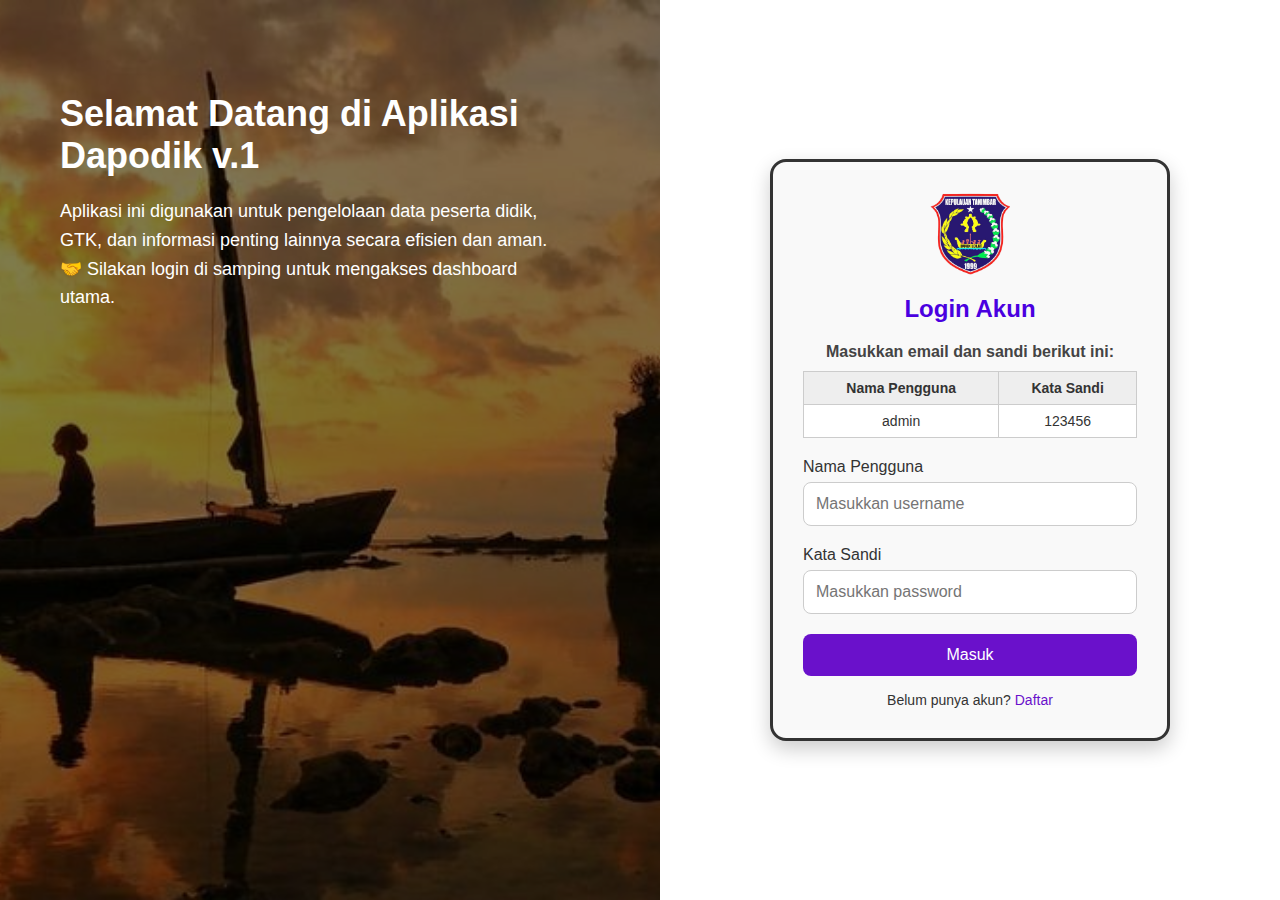
<file: login.html>
<!DOCTYPE html>
<html lang="id">
<head>
  <meta charset="UTF-8" />
  <meta name="viewport" content="width=device-width, initial-scale=1.0"/>
  <title>Login Aplikasi</title>
  <link rel="stylesheet" href="https://cdnjs.cloudflare.com/ajax/libs/font-awesome/6.5.0/css/all.min.css" />
  <style>
    * {
      box-sizing: border-box;
      margin: 0;
      padding: 0;
    }

    body {
      font-family: 'Segoe UI', Tahoma, Geneva, Verdana, sans-serif;
      display: flex;
      height: 100vh;
      background: linear-gradient(to right, #4a00e0, #8e2de2);
      color: #fff;
    }

    .container {
      display: flex;
      width: 100%;
    }

    .info-section {
      flex: 1;
      padding: 40px 60px;
      background: url('latdalam.jpg') no-repeat center center;
      background-size: cover;
      display: flex;
      flex-direction: column;
      justify-content: flex-start;
      position: relative;
      overflow: hidden;
    }

    .info-section::before {
      content: "";
      background: rgba(0, 0, 0, 0.5);
      position: absolute;
      top: 0;
      right: 0;
      bottom: 0;
      left: 0;
      z-index: 0;
    }

    .info-section h1,
    .info-section p,
    .info-section .marquee-container {
      position: relative;
      z-index: 1;
    }

    /* Marquee style */
    .marquee-container {
      margin-bottom: 40px;
    }

    .marquee {
      font-size: 20px;
      font-weight: bold;
      white-space: nowrap;
      overflow: hidden;
      width: 100%;
      box-sizing: border-box;
    }

    .marquee span {
      display: inline-block;
      padding-left: 100%;
      animation: marqueeScroll 20s linear infinite;
    }

    @keyframes marqueeScroll {
      0% { transform: translateX(0); }
      100% { transform: translateX(-100%); }
    }

    .info-section h1 {
      font-size: 36px;
      margin-bottom: 20px;
      margin-top: -10px; /* Naikkan teks */
    }

    .info-section p {
      font-size: 18px;
      line-height: 1.6;
      max-width: 500px;
    }

    .login-section {
      flex: 1;
      background-color: #fff;
      color: #333;
      display: flex;
      justify-content: center;
      align-items: center;
      padding: 40px;
    }

    .login-box {
      width: 100%;
      max-width: 400px;
      padding: 30px;
      background-color: #f9f9f9;
      border-radius: 16px;
      position: relative;
      border: 3px solid;
      animation: rainbowBorder 6s linear infinite;
      box-shadow: 0 8px 20px rgba(0, 0, 0, 0.2);
    }

    .login-box img {
      width: 80px;
      display: block;
      margin: 0 auto 20px;
    }

    .login-box h2 {
      text-align: center;
      margin-bottom: 20px;
      color: #4a00e0;
    }

    .form-group {
      margin-bottom: 20px;
    }

    .form-group label {
      display: block;
      margin-bottom: 6px;
      font-weight: 500;
    }

    .form-group input {
      width: 100%;
      padding: 12px;
      border: 1px solid #ccc;
      border-radius: 8px;
      font-size: 16px;
    }

    .form-group input:focus {
      border-color: #8e2de2;
      outline: none;
    }

    .login-btn {
      width: 100%;
      padding: 12px;
      background-color: #6a11cb;
      color: white;
      border: none;
      border-radius: 8px;
      font-size: 16px;
      cursor: pointer;
      transition: background-color 0.3s;
    }

    .login-btn:hover {
      background-color: #4a00e0;
    }

    .form-footer {
      margin-top: 16px;
      font-size: 14px;
      text-align: center;
    }

    .form-footer a {
      color: #6a11cb;
      text-decoration: none;
    }

    .form-footer a:hover {
      text-decoration: underline;
    }

    @keyframes rainbowBorder {
      0% { border-color: red; }
      16% { border-color: orange; }
      33% { border-color: yellow; }
      50% { border-color: green; }
      66% { border-color: blue; }
      83% { border-color: indigo; }
      100% { border-color: violet; }
    }

    @media (max-width: 768px) {
      body, .container {
        flex-direction: column;
      }

      .info-section, .login-section {
        flex: unset;
        width: 100%;
      }

      .info-section {
        padding: 30px;
        text-align: center;
      }
    }
  </style>
</head>
<body>
  <div class="container">
    <!-- Informasi -->
    <div class="info-section">
      <!-- Teks Berjalan -->
      <div class="marquee-container">
        <div class="marquee"><span>Aplikasi ini masih dalam tahap pengembangan. Terima kasih atas kesabaran Anda.</span></div>
      </div>

      <!-- Judul dan Deskripsi -->
      <h1>Selamat Datang di Aplikasi Dapodik v.1</h1>
      <p>
        Aplikasi ini digunakan untuk pengelolaan data peserta didik, GTK, dan informasi penting lainnya secara efisien dan aman.🤝
        Silakan login di samping untuk mengakses dashboard utama.
      </p>
    </div>

    <!-- Login Form -->
    <div class="login-section">
      <div class="login-box">
        <img src="logolatdalam.png" alt="Logo PND" class="logo-animated" />
        <h2>Login Akun</h2>

        <!-- Tambahan Tabel Email dan Password -->
        <h3 style="text-align: center; margin-bottom: 10px; font-size: 16px; color: #444;">Masukkan email dan sandi berikut ini:</h3>
        <table style="width: 100%; margin-bottom: 20px; border-collapse: collapse; font-size: 14px; background-color: #fff;">
          <thead>
            <tr style="background-color: #eee;">
              <th style="padding: 8px; border: 1px solid #ccc;">Nama Pengguna</th>
              <th style="padding: 8px; border: 1px solid #ccc;">Kata Sandi</th>
            </tr>
          </thead>
          <tbody>
            <tr>
              <td style="padding: 8px; border: 1px solid #ccc; text-align: center;">admin</td>
              <td style="padding: 8px; border: 1px solid #ccc; text-align: center;">123456</td>
            </tr>
          </tbody>
        </table>

        <form action="index.html" method="POST">
          <div class="form-group">
            <label for="username">Nama Pengguna</label>
            <input type="text" id="username" name="username" placeholder="Masukkan username" required />
          </div>
          <div class="form-group">
            <label for="password">Kata Sandi</label>
            <input type="password" id="password" name="password" placeholder="Masukkan password" required />
          </div>
          <button type="submit" class="login-btn">Masuk</button>
          <div class="form-footer">
            <p>Belum punya akun? <a href="#">Daftar</a></p>
          </div>
        </form>
      </div>
    </div>
  </div>

  <!-- Validasi Login -->
  <script>
    function validateLogin(event) {
      event.preventDefault();
      const username = document.getElementById('username').value;
      const password = document.getElementById('password').value;

      if (username === 'admin' && password === '123456') {
        alert('Login Berhasil!');
        window.location.href = 'index.html';
      } else {
        alert('Nama pengguna atau kata sandi salah. Silakan coba lagi.');
      }
    }

    document.querySelector('form').addEventListener('submit', validateLogin);
  </script>
</body>
</html>
</file>
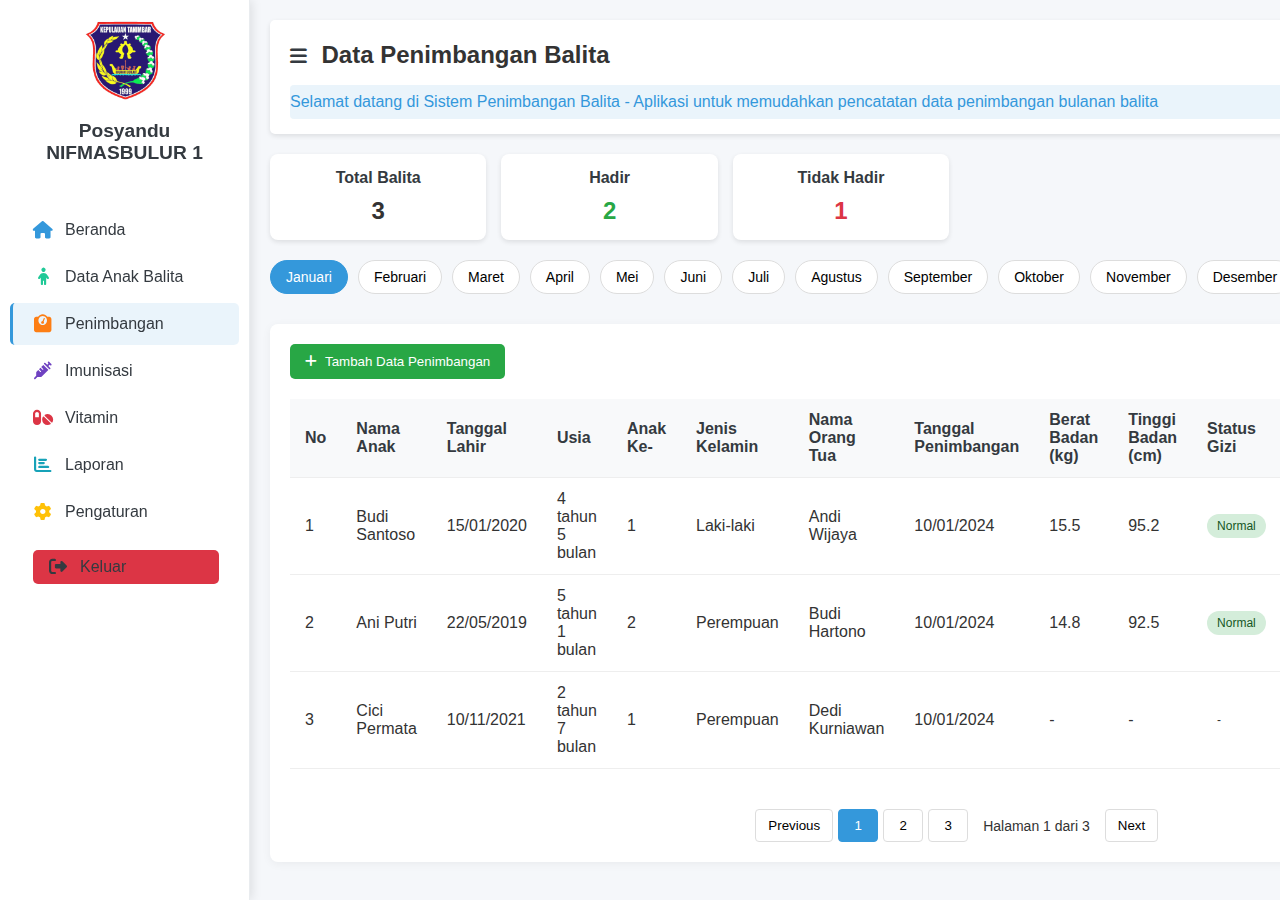
<file: penimbangan.html>
<!DOCTYPE html>
<html lang="id">
<head>
    <meta charset="UTF-8">
    <meta name="viewport" content="width=device-width, initial-scale=1.0">
    <title>Data Penimbangan Balita</title>
    <link rel="stylesheet" href="https://cdnjs.cloudflare.com/ajax/libs/font-awesome/6.4.0/css/all.min.css">
    <style>
        :root {
            --primary: #ffffff;
            --secondary: #3498db;
            --accent: #e74c3c;
            --light: #f8f9fa;
            --dark: #343a40;
            --success: #28a745;
            --info: #17a2b8;
            --warning: #ffc107;
            --danger: #dc3545;
        }
        
        * {
            margin: 0;
            padding: 0;
            box-sizing: border-box;
            font-family: 'Segoe UI', Tahoma, Geneva, Verdana, sans-serif;
        }
        
        body {
            background-color: #f5f7fa;
            color: #333;
            overflow-x: hidden;
        }
        
        .container {
            display: flex;
            min-height: 100vh;
        }
        
        /* Sidebar */
        .sidebar {
            width: 250px;
            background: var(--primary);
            color: var(--dark);
            transition: all 0.3s;
            position: fixed;
            height: 100vh;
            box-shadow: 2px 0 10px rgba(0,0,0,0.1);
            border-right: 1px solid #e9ecef;
            z-index: 100;
        }
        
        .sidebar-collapsed {
            width: 80px;
        }
        
        .sidebar-collapsed .sidebar-header h1,
        .sidebar-collapsed .sidebar-menu li a span {
            display: none;
        }
        
        .sidebar-collapsed .sidebar-menu li a {
            justify-content: center;
        }
        
        .sidebar-header {
            padding: 20px;
            text-align: center;
            display: flex;
            flex-direction: column;
            align-items: center;
        }
        
        .sidebar-header img {
            width: 80px;
            height: auto;
            object-fit: cover;
            margin-bottom: 10px;
        }
        
        .sidebar-header h1 {
            font-size: 1.2rem;
            margin-top: 10px;
            color: var(--dark);
        }
        
        .sidebar-menu {
            padding: 20px 0;
        }
        
        .sidebar-menu li {
            list-style: none;
            padding: 12px 20px;
            transition: all 0.3s;
            border-left: 3px solid transparent;
            margin: 5px 10px;
            border-radius: 5px;
        }
        
        .sidebar-menu li:hover {
            background: rgba(0,0,0,0.05);
        }
        
        .sidebar-menu li.active {
            background: rgba(52, 152, 219, 0.1);
            border-left: 3px solid var(--secondary);
        }
        
        .sidebar-menu a {
            color: var(--dark);
            text-decoration: none;
            display: flex;
            align-items: center;
            gap: 12px;
            font-weight: 500;
            position: relative;
        }
        
        .sidebar-menu i {
            width: 20px;
            text-align: center;
            font-size: 1.1rem;
        }
        
        /* Rainbow Text Animation */
        @keyframes rainbowText {
            0% { color: #ff0000; }
            14% { color: #ff7f00; }
            28% { color: #ffff00; }
            42% { color: #00ff00; }
            57% { color: #0000ff; }
            71% { color: #4b0082; }
            85% { color: #9400d3; }
            100% { color: #ff0000; }
        }
        
        .sidebar-menu li:hover a span {
            animation: rainbowText 2s infinite;
        }
        
        /* Icon Colors */
        .sidebar-menu li:nth-child(1) i { color: var(--secondary); }
        .sidebar-menu li:nth-child(2) i { color: #20c997; }
        .sidebar-menu li:nth-child(3) i { color: #fd7e14; }
        .sidebar-menu li:nth-child(4) i { color: #6f42c1; }
        .sidebar-menu li:nth-child(5) i { color: var(--danger); }
        .sidebar-menu li:nth-child(6) i { color: var(--info); }
        .sidebar-menu li:nth-child(7) i { color: var(--warning); }
        
        /* Main Content */
        .main-content {
            flex: 1;
            margin-left: 250px;
            padding: 20px;
            transition: margin-left 0.3s;
        }
        
        .main-content-expanded {
            margin-left: 80px;
        }
        
        .header {
            display: flex;
            justify-content: space-between;
            align-items: center;
            padding: 15px 20px;
            background: white;
            box-shadow: 0 2px 5px rgba(0,0,0,0.1);
            border-radius: 5px;
            margin-bottom: 20px;
            flex-direction: column;
            align-items: flex-start;
        }
        
        .header-top {
            display: flex;
            justify-content: space-between;
            width: 100%;
            align-items: center;
        }
        
        .nav-link {
            cursor: pointer;
            color: var(--dark);
            font-size: 1.2rem;
        }
        
        .running-text {
            width: 100%;
            margin-top: 10px;
            padding: 8px 0;
            background: rgba(52, 152, 219, 0.1);
            border-radius: 4px;
            overflow: hidden;
        }
        
        .running-text-content {
            display: inline-block;
            white-space: nowrap;
            animation: runningText 15s linear infinite;
            color: var(--secondary);
            font-weight: 500;
        }
        
        @keyframes runningText {
            0% { transform: translateX(100%); }
            100% { transform: translateX(-100%); }
        }
        
        .user-info {
            display: flex;
            align-items: center;
            gap: 10px;
            position: relative;
        }
        
        .user-info img {
            width: 40px;
            height: 40px;
            border-radius: 50%;
            object-fit: cover;
        }
        
        .logout-btn {
            background: var(--danger);
            color: white;
            border: none;
            padding: 8px 15px;
            border-radius: 5px;
            cursor: pointer;
            display: flex;
            align-items: center;
            gap: 5px;
            transition: all 0.3s;
        }
        
        .logout-btn:hover {
            background: #c82333;
            transform: translateY(-2px);
        }
        
        /* Attendance Cards */
        .attendance-cards {
            display: grid;
            grid-template-columns: repeat(auto-fill, minmax(200px, 1fr));
            gap: 15px;
            margin-bottom: 20px;
        }
        
        .attendance-card {
            background: white;
            border-radius: 8px;
            padding: 15px;
            box-shadow: 0 2px 5px rgba(0,0,0,0.1);
            text-align: center;
        }
        
        .attendance-card h3 {
            font-size: 16px;
            margin-bottom: 10px;
            color: var(--dark);
        }
        
        .attendance-card .number {
            font-size: 24px;
            font-weight: bold;
        }
        
        .attendance-card .hadir {
            color: var(--success);
        }
        
        .attendance-card .tidak-hadir {
            color: var(--danger);
        }
        
        /* Month Navigation */
        .month-nav {
            display: flex;
            overflow-x: auto;
            gap: 10px;
            margin-bottom: 20px;
            padding-bottom: 10px;
            -ms-overflow-style: none;
            scrollbar-width: none;
        }
        
        .month-nav::-webkit-scrollbar {
            display: none;
        }
        
        .month-btn {
            padding: 8px 15px;
            border: 1px solid #ddd;
            background-color: white;
            border-radius: 20px;
            cursor: pointer;
            transition: all 0.3s;
            white-space: nowrap;
            font-size: 14px;
        }
        
        .month-btn:hover {
            background-color: #f1f1f1;
        }
        
        .month-btn.active {
            background-color: var(--secondary);
            color: white;
            border-color: var(--secondary);
        }
        
        /* Data Tables */
        .data-container {
            background: white;
            border-radius: 8px;
            padding: 20px;
            box-shadow: 0 2px 10px rgba(0,0,0,0.05);
        }
        
        .section-title {
            font-size: 18px;
            margin-bottom: 20px;
            padding-bottom: 10px;
            border-bottom: 1px solid #eee;
            color: var(--dark);
            font-weight: 600;
        }
        
        .table-container {
            overflow-x: auto;
            -ms-overflow-style: none;
            scrollbar-width: none;
        }
        
        .table-container::-webkit-scrollbar {
            display: none;
        }
        
        table {
            width: 100%;
            border-collapse: collapse;
            margin-bottom: 20px;
        }
        
        th, td {
            padding: 12px 15px;
            text-align: left;
            border-bottom: 1px solid #eee;
        }
        
        th {
            background-color: #f8f9fa;
            font-weight: 600;
            color: var(--dark);
        }
        
        tr:hover {
            background-color: #f5f5f5;
        }
        
        .action-btn {
            padding: 6px 12px;
            border-radius: 4px;
            border: none;
            cursor: pointer;
            font-size: 14px;
            transition: all 0.3s;
            display: inline-flex;
            align-items: center;
            gap: 5px;
            margin-right: 5px;
        }
        
        .view-btn {
            background-color: var(--info);
            color: white;
        }
        
        .edit-btn {
            background-color: var(--warning);
            color: white;
        }
        
        .delete-btn {
            background-color: var(--danger);
            color: white;
        }
        
        .action-btn:hover {
            opacity: 0.9;
            transform: translateY(-2px);
        }
        
        /* Add Data Button */
        .add-btn {
            background-color: var(--success);
            color: white;
            border: none;
            padding: 10px 15px;
            border-radius: 5px;
            cursor: pointer;
            display: inline-flex;
            align-items: center;
            gap: 8px;
            margin-bottom: 20px;
            transition: all 0.3s;
        }
        
        .add-btn:hover {
            background-color: #218838;
            transform: translateY(-2px);
        }
        
        /* Status Badges */
        .status-badge {
            padding: 5px 10px;
            border-radius: 20px;
            font-size: 12px;
            font-weight: 500;
            display: inline-block;
        }
        
        .status-normal {
            background-color: #d4edda;
            color: #155724;
        }
        
        .status-kurang {
            background-color: #fff3cd;
            color: #856404;
        }
        
        .status-stunting {
            background-color: #f8d7da;
            color: #721c24;
        }
        
        .status-hadir {
            background-color: #d4edda;
            color: #155724;
        }
        
        .status-tidak-hadir {
            background-color: #f8d7da;
            color: #721c24;
        }
        
        /* Modal */
        .modal {
            display: none;
            position: fixed;
            z-index: 1000;
            left: 0;
            top: 0;
            width: 100%;
            height: 100%;
            background-color: rgba(0,0,0,0.5);
            overflow-y: auto;
        }
        
        .modal-content {
            background-color: white;
            margin: 5% auto;
            padding: 20px;
            border-radius: 8px;
            width: 80%;
            max-width: 700px;
            box-shadow: 0 5px 15px rgba(0,0,0,0.3);
            animation: modalFadeIn 0.3s;
        }
        
        @keyframes modalFadeIn {
            from { opacity: 0; transform: translateY(-50px); }
            to { opacity: 1; transform: translateY(0); }
        }
        
        .modal-header {
            display: flex;
            justify-content: space-between;
            align-items: center;
            margin-bottom: 20px;
            padding-bottom: 10px;
            border-bottom: 1px solid #eee;
            position: sticky;
            top: 0;
            background: white;
            z-index: 1;
        }
        
        .modal-body {
            padding: 10px 0;
            max-height: calc(80vh - 150px);
            overflow-y: auto;
        }
        
        .modal-footer {
            display: flex;
            justify-content: flex-end;
            gap: 10px;
            margin-top: 20px;
            padding-top: 15px;
            border-top: 1px solid #eee;
            position: sticky;
            bottom: 0;
            background: white;
        }
        
        .close-btn {
            font-size: 24px;
            cursor: pointer;
            color: #aaa;
        }
        
        .close-btn:hover {
            color: var(--dark);
        }
        
        .form-group {
            margin-bottom: 15px;
        }
        
        .form-group label {
            display: block;
            margin-bottom: 5px;
            font-weight: 500;
        }
        
        .form-group input, .form-group select, .form-group textarea {
            width: 100%;
            padding: 10px;
            border: 1px solid #ddd;
            border-radius: 4px;
            font-size: 14px;
        }
        
        .form-row {
            display: flex;
            gap: 15px;
        }
        
        .form-row .form-group {
            flex: 1;
        }
        
        .save-btn {
            background-color: var(--success);
            color: white;
        }
        
        .cancel-btn {
            background-color: #6c757d;
            color: white;
        }
        
        /* Notification Modal */
        .notification-modal {
            display: none;
            position: fixed;
            z-index: 2000;
            left: 0;
            top: 0;
            width: 100%;
            height: 100%;
            background-color: rgba(0,0,0,0.7);
        }
        
        .notification-content {
            position: absolute;
            top: 50%;
            left: 50%;
            transform: translate(-50%, -50%);
            background-color: white;
            padding: 30px;
            border-radius: 10px;
            text-align: center;
            box-shadow: 0 5px 15px rgba(0,0,0,0.3);
            animation: notificationFadeIn 0.3s;
        }
        
        @keyframes notificationFadeIn {
            from { opacity: 0; transform: translate(-50%, -60%); }
            to { opacity: 1; transform: translate(-50%, -50%); }
        }
        
        .checkmark {
            width: 80px;
            height: 80px;
            border-radius: 50%;
            display: inline-block;
            background-color: #28a745;
            position: relative;
            margin-bottom: 20px;
            animation: checkmarkScale 0.5s;
        }
        
        @keyframes checkmarkScale {
            0% { transform: scale(0); }
            50% { transform: scale(1.2); }
            100% { transform: scale(1); }
        }
        
        .checkmark:after {
            content: '';
            position: absolute;
            left: 28px;
            top: 14px;
            width: 25px;
            height: 45px;
            border: solid white;
            border-width: 0 5px 5px 0;
            transform: rotate(45deg);
        }
        
        .notification-text {
            font-size: 18px;
            margin-bottom: 20px;
            color: var(--dark);
        }
        
        .confirm-modal .notification-content {
            max-width: 400px;
        }
        
        .confirm-buttons {
            display: flex;
            justify-content: center;
            gap: 15px;
            margin-top: 20px;
        }
        
        .confirm-btn {
            padding: 8px 20px;
            border-radius: 5px;
            border: none;
            cursor: pointer;
            font-weight: 500;
            transition: all 0.3s;
        }
        
        .confirm-yes {
            background-color: var(--danger);
            color: white;
        }
        
        .confirm-no {
            background-color: #6c757d;
            color: white;
        }
        
        /* Loading Animation */
        .loading-overlay {
            display: none;
            position: fixed;
            z-index: 1500;
            left: 0;
            top: 0;
            width: 100%;
            height: 100%;
            background-color: rgba(255,255,255,0.8);
        }
        
        .loading-spinner {
            position: absolute;
            top: 50%;
            left: 50%;
            transform: translate(-50%, -50%);
            width: 50px;
            height: 50px;
            border: 5px solid #f3f3f3;
            border-top: 5px solid #3498db;
            border-radius: 50%;
            animation: spin 1s linear infinite;
        }
        
        @keyframes spin {
            0% { transform: translate(-50%, -50%) rotate(0deg); }
            100% { transform: translate(-50%, -50%) rotate(360deg); }
        }
        
        /* Pagination */
        .pagination {
            display: flex;
            justify-content: center;
            align-items: center;
            margin-top: 20px;
            gap: 5px;
        }
        
        .page-btn {
            padding: 8px 12px;
            border: 1px solid #ddd;
            background-color: white;
            border-radius: 4px;
            cursor: pointer;
            transition: all 0.3s;
            min-width: 40px;
            text-align: center;
        }
        
        .page-btn:hover {
            background-color: #f1f1f1;
        }
        
        .page-btn.active {
            background-color: var(--secondary);
            color: white;
            border-color: var(--secondary);
        }
        
        .page-info {
            margin: 0 10px;
            font-size: 14px;
        }
        
        /* Responsive */
        @media (max-width: 768px) {
            .sidebar {
                width: 80px;
            }
            
            .sidebar-header h1,
            .sidebar-menu li a span {
                display: none;
            }
            
            .sidebar-menu li a {
                justify-content: center;
            }
            
            .main-content {
                margin-left: 80px;
            }
            
            .form-row {
                flex-direction: column;
                gap: 0;
            }
            
            th, td {
                padding: 8px 10px;
                font-size: 14px;
            }
            
            .action-btn {
                padding: 4px 8px;
                font-size: 12px;
                margin-bottom: 5px;
            }
            
            .attendance-cards {
                grid-template-columns: 1fr;
            }
        }
    </style>
</head>
<body>
    <div class="container">
        <!-- Sidebar -->
        <div class="sidebar" id="sidebar">
            <div class="sidebar-header">
                <img src="logo.png" alt="Logo Posyandu">
                <h1>Posyandu NIFMASBULUR 1</h1>
            </div>
            
            <ul class="sidebar-menu">
                <li data-target="dashboard">
                    <a href="index.html">
                        <i class="fas fa-home"></i>
                        <span>Beranda</span>
                    </a>
                </li>
                <li data-target="data-anak">
                    <a href="anakbalita.html">
                        <i class="fas fa-child"></i>
                        <span>Data Anak Balita</span>
                    </a>
                </li>
                <li class="active" data-target="penimbangan">
                    <a href="penimbangan.html">
                        <i class="fas fa-weight"></i>
                        <span>Penimbangan</span>
                    </a>
                </li>
                <li data-target="imunisasi">
                    <a href="#">
                        <i class="fas fa-syringe"></i>
                        <span>Imunisasi</span>
                    </a>
                </li>
                <li data-target="vitamin">
                    <a href="#">
                        <i class="fas fa-pills"></i>
                        <span>Vitamin</span>
                    </a>
                </li>
                <li data-target="laporan">
                    <a href="laporan.html">
                        <i class="fas fa-chart-bar"></i>
                        <span>Laporan</span>
                    </a>
                </li>
                <li data-target="pengaturan">
                    <a href="#">
                        <i class="fas fa-cog"></i>
                        <span>Pengaturan</span>
                    </a>
                </li>
                <li>
                    <a href="login.html" class="logout-btn">
                        <i class="fas fa-sign-out-alt"></i>
                        <span>Keluar</span>
                    </a>
                </li>
            </ul>
        </div>
        
        <!-- Main Content -->
        <div class="main-content" id="mainContent">
            <div class="header">
                <div class="header-top">
                    <div>
                        <a class="nav-link" data-widget="pushmenu" href="#" role="button"><i class="fas fa-bars"></i></a>
                        <h2 style="display: inline-block; margin-left: 10px;">Data Penimbangan Balita</h2>
                    </div>
                    <div class="user-info">
                        <img src="user.png" alt="User">
                        <span>Admin Posyandu</span>
                        <button class="logout-btn">
                            <i class="fas fa-sign-out-alt"></i>
                            Keluar
                        </button>
                    </div>
                </div>
                <div class="running-text">
                    <div class="running-text-content">
                        Selamat datang di Sistem Penimbangan Balita - Aplikasi untuk memudahkan pencatatan data penimbangan bulanan balita
                    </div>
                </div>
            </div>
            
            <!-- Attendance Summary -->
            <div class="attendance-cards" id="attendanceSummary">
                <div class="attendance-card">
                    <h3>Total Balita</h3>
                    <div class="number" id="totalBalita">0</div>
                </div>
                <div class="attendance-card">
                    <h3>Hadir</h3>
                    <div class="number hadir" id="hadirBalita">0</div>
                </div>
                <div class="attendance-card">
                    <h3>Tidak Hadir</h3>
                    <div class="number tidak-hadir" id="tidakHadirBalita">0</div>
                </div>
            </div>
            
            <!-- Month Navigation -->
            <div class="month-nav">
                <button class="month-btn active" data-month="januari">Januari</button>
                <button class="month-btn" data-month="februari">Februari</button>
                <button class="month-btn" data-month="maret">Maret</button>
                <button class="month-btn" data-month="april">April</button>
                <button class="month-btn" data-month="mei">Mei</button>
                <button class="month-btn" data-month="juni">Juni</button>
                <button class="month-btn" data-month="juli">Juli</button>
                <button class="month-btn" data-month="agustus">Agustus</button>
                <button class="month-btn" data-month="september">September</button>
                <button class="month-btn" data-month="oktober">Oktober</button>
                <button class="month-btn" data-month="november">November</button>
                <button class="month-btn" data-month="desember">Desember</button>
            </div>
            
            <!-- Data Content -->
            <div class="data-container">
                <button id="addDataBtn" class="add-btn">
                    <i class="fas fa-plus"></i> Tambah Data Penimbangan
                </button>
                
                <div class="table-container">
                    <table id="penimbanganTable">
                        <thead>
                            <tr>
                                <th>No</th>
                                <th>Nama Anak</th>
                                <th>Tanggal Lahir</th>
                                <th>Usia</th>
                                <th>Anak Ke-</th>
                                <th>Jenis Kelamin</th>
                                <th>Nama Orang Tua</th>
                                <th>Tanggal Penimbangan</th>
                                <th>Berat Badan (kg)</th>
                                <th>Tinggi Badan (cm)</th>
                                <th>Status Gizi</th>
                                <th>Status Kehadiran</th>
                                <th>Keterangan</th>
                                <th>Aksi</th>
                            </tr>
                        </thead>
                        <tbody id="januariData">
                            <!-- Data for January will be loaded here -->
                        </tbody>
                        <tbody id="februariData" style="display:none;">
                            <!-- Data for February will be loaded here -->
                        </tbody>
                        <tbody id="maretData" style="display:none;">
                            <!-- Data for March will be loaded here -->
                        </tbody>
                        <tbody id="aprilData" style="display:none;">
                            <!-- Data for April will be loaded here -->
                        </tbody>
                        <tbody id="meiData" style="display:none;">
                            <!-- Data for May will be loaded here -->
                        </tbody>
                        <tbody id="juniData" style="display:none;">
                            <!-- Data for June will be loaded here -->
                        </tbody>
                        <tbody id="juliData" style="display:none;">
                            <!-- Data for July will be loaded here -->
                        </tbody>
                        <tbody id="agustusData" style="display:none;">
                            <!-- Data for August will be loaded here -->
                        </tbody>
                        <tbody id="septemberData" style="display:none;">
                            <!-- Data for September will be loaded here -->
                        </tbody>
                        <tbody id="oktoberData" style="display:none;">
                            <!-- Data for October will be loaded here -->
                        </tbody>
                        <tbody id="novemberData" style="display:none;">
                            <!-- Data for November will be loaded here -->
                        </tbody>
                        <tbody id="desemberData" style="display:none;">
                            <!-- Data for December will be loaded here -->
                        </tbody>
                    </table>
                </div>
                
                <div class="pagination">
                    <button class="page-btn">Previous</button>
                    <button class="page-btn active">1</button>
                    <button class="page-btn">2</button>
                    <button class="page-btn">3</button>
                    <span class="page-info">Halaman 1 dari 3</span>
                    <button class="page-btn">Next</button>
                </div>
            </div>
        </div>
    </div>
    
    <!-- Add Data Modal -->
    <div id="addDataModal" class="modal">
        <div class="modal-content">
            <div class="modal-header">
                <h3>Tambah Data Penimbangan</h3>
                <span class="close-btn">&times;</span>
            </div>
            <div class="modal-body">
                <form id="addDataForm">
                    <div class="form-row">
                        <div class="form-group">
                            <label for="namaAnak">Nama Anak</label>
                            <select id="namaAnak" required>
                                <option value="">Pilih Nama Anak</option>
                                <!-- Options will be populated from anakbalita.html data -->
                            </select>
                        </div>
                        <div class="form-group">
                            <label for="tglLahir">Tanggal Lahir</label>
                            <input type="text" id="tglLahir" readonly>
                        </div>
                    </div>
                    
                    <div class="form-row">
                        <div class="form-group">
                            <label for="jenisKelamin">Jenis Kelamin</label>
                            <input type="text" id="jenisKelamin" readonly>
                        </div>
                        <div class="form-group">
                            <label for="namaOrtu">Nama Orang Tua</label>
                            <input type="text" id="namaOrtu" readonly>
                        </div>
                    </div>
                    
                    <div class="form-row">
                        <div class="form-group">
                            <label for="anakKe">Anak Ke-</label>
                            <input type="text" id="anakKe" readonly>
                        </div>
                        <div class="form-group">
                            <label for="usia">Usia</label>
                            <input type="text" id="usia" readonly>
                        </div>
                    </div>
                    
                    <div class="form-row">
                        <div class="form-group">
                            <label for="tglPenimbangan">Tanggal Penimbangan</label>
                            <input type="date" id="tglPenimbangan" required>
                        </div>
                        <div class="form-group">
                            <label for="statusKehadiran">Status Kehadiran</label>
                            <select id="statusKehadiran" required>
                                <option value="">Pilih Status</option>
                                <option value="hadir">Hadir</option>
                                <option value="tidak-hadir">Tidak Hadir</option>
                            </select>
                        </div>
                    </div>
                    
                    <div class="form-row">
                        <div class="form-group">
                            <label for="beratBadan">Berat Badan (kg)</label>
                            <input type="number" id="beratBadan" step="0.1" min="0">
                        </div>
                        <div class="form-group">
                            <label for="tinggiBadan">Tinggi Badan (cm)</label>
                            <input type="number" id="tinggiBadan" step="0.1" min="0">
                        </div>
                    </div>
                    
                    <div class="form-row">
                        <div class="form-group">
                            <label for="statusGizi">Status Gizi</label>
                            <select id="statusGizi">
                                <option value="">Pilih Status Gizi</option>
                                <option value="normal">Normal</option>
                                <option value="kurang">Gizi Kurang</option>
                                <option value="stunting">Stunting</option>
                            </select>
                        </div>
                        <div class="form-group">
                            <label for="bulanPenimbangan">Bulan Penimbangan</label>
                            <select id="bulanPenimbangan" required>
                                <option value="">Pilih Bulan</option>
                                <option value="januari">Januari</option>
                                <option value="februari">Februari</option>
                                <option value="maret">Maret</option>
                                <option value="april">April</option>
                                <option value="mei">Mei</option>
                                <option value="juni">Juni</option>
                                <option value="juli">Juli</option>
                                <option value="agustus">Agustus</option>
                                <option value="september">September</option>
                                <option value="oktober">Oktober</option>
                                <option value="november">November</option>
                                <option value="desember">Desember</option>
                            </select>
                        </div>
                    </div>
                    
                    <div class="form-group">
                        <label for="keterangan">Keterangan</label>
                        <textarea id="keterangan" rows="3"></textarea>
                    </div>
                </form>
            </div>
            <div class="modal-footer">
                <button type="button" class="action-btn cancel-btn close-modal-btn">Batal</button>
                <button type="submit" class="action-btn save-btn" form="addDataForm">Simpan</button>
            </div>
        </div>
    </div>
    
    <!-- Edit Data Modal -->
    <div id="editDataModal" class="modal">
        <div class="modal-content">
            <div class="modal-header">
                <h3>Edit Data Penimbangan</h3>
                <span class="close-btn">&times;</span>
            </div>
            <div class="modal-body">
                <form id="editDataForm">
                    <input type="hidden" id="editId">
                    <input type="hidden" id="editBulan">
                    
                    <div class="form-row">
                        <div class="form-group">
                            <label for="editNamaAnak">Nama Anak</label>
                            <input type="text" id="editNamaAnak" readonly>
                        </div>
                        <div class="form-group">
                            <label for="editTglLahir">Tanggal Lahir</label>
                            <input type="text" id="editTglLahir" readonly>
                        </div>
                    </div>
                    
                    <div class="form-row">
                        <div class="form-group">
                            <label for="editJenisKelamin">Jenis Kelamin</label>
                            <input type="text" id="editJenisKelamin" readonly>
                        </div>
                        <div class="form-group">
                            <label for="editNamaOrtu">Nama Orang Tua</label>
                            <input type="text" id="editNamaOrtu" readonly>
                        </div>
                    </div>
                    
                    <div class="form-row">
                        <div class="form-group">
                            <label for="editAnakKe">Anak Ke-</label>
                            <input type="text" id="editAnakKe" readonly>
                        </div>
                        <div class="form-group">
                            <label for="editUsia">Usia</label>
                            <input type="text" id="editUsia" readonly>
                        </div>
                    </div>
                    
                    <div class="form-row">
                        <div class="form-group">
                            <label for="editTglPenimbangan">Tanggal Penimbangan</label>
                            <input type="date" id="editTglPenimbangan" required>
                        </div>
                        <div class="form-group">
                            <label for="editStatusKehadiran">Status Kehadiran</label>
                            <select id="editStatusKehadiran" required>
                                <option value="hadir">Hadir</option>
                                <option value="tidak-hadir">Tidak Hadir</option>
                            </select>
                        </div>
                    </div>
                    
                    <div class="form-row">
                        <div class="form-group">
                            <label for="editBeratBadan">Berat Badan (kg)</label>
                            <input type="number" id="editBeratBadan" step="0.1" min="0">
                        </div>
                        <div class="form-group">
                            <label for="editTinggiBadan">Tinggi Badan (cm)</label>
                            <input type="number" id="editTinggiBadan" step="0.1" min="0">
                        </div>
                    </div>
                    
                    <div class="form-group">
                        <label for="editStatusGizi">Status Gizi</label>
                        <select id="editStatusGizi">
                            <option value="">Pilih Status Gizi</option>
                            <option value="normal">Normal</option>
                            <option value="kurang">Gizi Kurang</option>
                            <option value="stunting">Stunting</option>
                        </select>
                    </div>
                    
                    <div class="form-group">
                        <label for="editKeterangan">Keterangan</label>
                        <textarea id="editKeterangan" rows="3"></textarea>
                    </div>
                </form>
            </div>
            <div class="modal-footer">
                <button type="button" class="action-btn cancel-btn close-modal-btn">Batal</button>
                <button type="submit" class="action-btn save-btn" form="editDataForm">Simpan Perubahan</button>
            </div>
        </div>
    </div>

    <!-- Notification Modal -->
    <div id="notificationModal" class="notification-modal">
        <div class="notification-content">
            <div class="checkmark"></div>
            <div class="notification-text" id="notificationText">Data berhasil ditambahkan</div>
            <button class="action-btn cancel-btn close-notification-btn">Tutup</button>
        </div>
    </div>

    <!-- Confirm Delete Modal -->
    <div id="confirmModal" class="notification-modal confirm-modal">
        <div class="notification-content">
            <div style="font-size: 24px; margin-bottom: 20px; color: var(--danger);">
                <i class="fas fa-exclamation-circle"></i>
            </div>
            <div class="notification-text">Apakah Anda yakin ingin menghapus data ini?</div>
            <div class="confirm-buttons">
                <button class="confirm-btn confirm-yes" id="confirmYes">Ya</button>
                <button class="confirm-btn confirm-no" id="confirmNo">Tidak</button>
            </div>
        </div>
    </div>

    <!-- Loading Overlay -->
    <div class="loading-overlay" id="loadingOverlay">
        <div class="loading-spinner"></div>
    </div>

    <script>
        // Sample data from anakbalita.html
        const anakBalitaData = [
            {
                nik: "1234567890123456",
                namaAnak: "Budi Santoso",
                tglLahir: "15/01/2020",
                usia: "4 tahun 5 bulan",
                anakKe: "1",
                jenisKelamin: "Laki-laki",
                namaOrtu: "Andi Wijaya"
            },
            {
                nik: "2345678901234567",
                namaAnak: "Ani Putri",
                tglLahir: "22/05/2019",
                usia: "5 tahun 1 bulan",
                anakKe: "2",
                jenisKelamin: "Perempuan",
                namaOrtu: "Budi Hartono"
            },
            {
                nik: "3456789012345678",
                namaAnak: "Cici Permata",
                tglLahir: "10/11/2021",
                usia: "2 tahun 7 bulan",
                anakKe: "1",
                jenisKelamin: "Perempuan",
                namaOrtu: "Dedi Kurniawan"
            },
            {
                nik: "4567890123456789",
                namaAnak: "Dodi Pratama",
                tglLahir: "03/03/2020",
                usia: "4 tahun 3 bulan",
                anakKe: "3",
                jenisKelamin: "Laki-laki",
                namaOrtu: "Eka Putra"
            },
            {
                nik: "5678901234567890",
                namaAnak: "Eva Susanti",
                tglLahir: "18/07/2019",
                usia: "5 tahun 0 bulan",
                anakKe: "2",
                jenisKelamin: "Perempuan",
                namaOrtu: "Fajar Nugraha"
            }
        ];

        // Initialize penimbangan data for each month
        let penimbanganData = {
            januari: [],
            februari: [],
            maret: [],
            april: [],
            mei: [],
            juni: [],
            juli: [],
            agustus: [],
            september: [],
            oktober: [],
            november: [],
            desember: []
        };

        // Toggle sidebar
        document.querySelector('.nav-link').addEventListener('click', function(e) {
            e.preventDefault();
            const sidebar = document.getElementById('sidebar');
            const mainContent = document.getElementById('mainContent');
            
            sidebar.classList.toggle('sidebar-collapsed');
            mainContent.classList.toggle('main-content-expanded');
        });
        
        // Logout button functionality
        document.querySelector('.logout-btn').addEventListener('click', function() {
            if(confirm('Apakah Anda yakin ingin keluar?')) {
                window.location.href = 'login.html';
            }
        });
        
        // Rainbow text animation for menu items
        document.querySelectorAll('.sidebar-menu li').forEach(item => {
            item.addEventListener('mouseenter', function() {
                const textSpan = this.querySelector('a span');
                if (textSpan) {
                    textSpan.style.animation = 'rainbowText 2s infinite';
                }
            });
            
            item.addEventListener('mouseleave', function() {
                const textSpan = this.querySelector('a span');
                if (textSpan) {
                    textSpan.style.animation = 'none';
                }
            });
        });
        
        // Function to calculate age from birth date
        function calculateAge(birthDate) {
            const today = new Date();
            const birthDateObj = new Date(birthDate.split('/').reverse().join('-'));
            
            let years = today.getFullYear() - birthDateObj.getFullYear();
            let months = today.getMonth() - birthDateObj.getMonth();
            
            if (months < 0 || (months === 0 && today.getDate() < birthDateObj.getDate())) {
                years--;
                months += 12;
            }
            
            if (today.getDate() < birthDateObj.getDate()) {
                months--;
            }
            
            return `${years} tahun ${months} bulan`;
        }
        
        // Populate anak select options
        function populateAnakOptions() {
            const select = document.getElementById('namaAnak');
            select.innerHTML = '<option value="">Pilih Nama Anak</option>';
            
            anakBalitaData.forEach(anak => {
                const option = document.createElement('option');
                option.value = anak.nik;
                option.textContent = anak.namaAnak;
                option.dataset.tglLahir = anak.tglLahir;
                option.dataset.jenisKelamin = anak.jenisKelamin;
                option.dataset.namaOrtu = anak.namaOrtu;
                option.dataset.anakKe = anak.anakKe;
                option.dataset.usia = anak.usia;
                select.appendChild(option);
            });
        }
        
        // When anak is selected, fill other fields
        document.getElementById('namaAnak').addEventListener('change', function() {
            const selectedOption = this.options[this.selectedIndex];
            if (selectedOption.value) {
                document.getElementById('tglLahir').value = selectedOption.dataset.tglLahir;
                document.getElementById('jenisKelamin').value = selectedOption.dataset.jenisKelamin;
                document.getElementById('namaOrtu').value = selectedOption.dataset.namaOrtu;
                document.getElementById('anakKe').value = selectedOption.dataset.anakKe;
                document.getElementById('usia').value = selectedOption.dataset.usia;
            } else {
                document.getElementById('tglLahir').value = '';
                document.getElementById('jenisKelamin').value = '';
                document.getElementById('namaOrtu').value = '';
                document.getElementById('anakKe').value = '';
                document.getElementById('usia').value = '';
            }
        });
        
        // Month navigation functionality
        document.querySelectorAll('.month-btn').forEach(btn => {
            btn.addEventListener('click', function() {
                // Remove active class from all buttons
                document.querySelectorAll('.month-btn').forEach(b => {
                    b.classList.remove('active');
                });
                
                // Add active class to clicked button
                this.classList.add('active');
                
                // Hide all month data
                document.querySelectorAll('#penimbanganTable tbody').forEach(tbody => {
                    tbody.style.display = 'none';
                });
                
                // Show selected month data
                const month = this.dataset.month;
                document.getElementById(`${month}Data`).style.display = 'table-row-group';
                
                // Update attendance summary
                updateAttendanceSummary(month);
            });
        });
        
        // Update attendance summary
        function updateAttendanceSummary(month) {
            const data = penimbanganData[month];
            const total = data.length;
            const hadir = data.filter(item => item.statusKehadiran === 'hadir').length;
            const tidakHadir = total - hadir;
            
            document.getElementById('totalBalita').textContent = total;
            document.getElementById('hadirBalita').textContent = hadir;
            document.getElementById('tidakHadirBalita').textContent = tidakHadir;
        }
        
        // Modal functionality
        const addDataBtn = document.getElementById('addDataBtn');
        const addDataModal = document.getElementById('addDataModal');
        const editDataModal = document.getElementById('editDataModal');
        const notificationModal = document.getElementById('notificationModal');
        const confirmModal = document.getElementById('confirmModal');
        const loadingOverlay = document.getElementById('loadingOverlay');
        const closeBtns = document.querySelectorAll('.close-btn, .close-modal-btn, .close-notification-btn');
        const confirmYesBtn = document.getElementById('confirmYes');
        const confirmNoBtn = document.getElementById('confirmNo');
        
        // Show add data modal
        addDataBtn.addEventListener('click', function() {
            populateAnakOptions();
            addDataModal.style.display = 'block';
        });
        
        // Delete button functionality (will be added dynamically)
        function setupDeleteButton(btn) {
            btn.addEventListener('click', function() {
                const row = this.closest('tr');
                const bulan = row.closest('tbody').id.replace('Data', '');
                
                confirmModal.style.display = 'block';
                
                // Store the row to delete if confirmed
                confirmYesBtn.onclick = function() {
                    confirmModal.style.display = 'none';
                    loadingOverlay.style.display = 'block';
                    
                    // Simulate loading
                    setTimeout(() => {
                        loadingOverlay.style.display = 'none';
                        row.remove();
                        
                        // Update penimbangan data
                        const id = row.dataset.id;
                        penimbanganData[bulan] = penimbanganData[bulan].filter(item => item.id !== id);
                        
                        // Update row numbers
                        updateRowNumbers(bulan);
                        
                        // Update attendance summary
                        updateAttendanceSummary(bulan);
                        
                        // Show success notification
                        document.getElementById('notificationText').textContent = 'Data berhasil dihapus';
                        notificationModal.style.display = 'block';
                    }, 1000);
                };
            });
        }
        
        // Edit button functionality (will be added dynamically)
        function setupEditButton(btn) {
            btn.addEventListener('click', function() {
                const row = this.closest('tr');
                const bulan = row.closest('tbody').id.replace('Data', '');
                
                document.getElementById('editId').value = row.dataset.id;
                document.getElementById('editBulan').value = bulan;
                document.getElementById('editNamaAnak').value = row.cells[1].textContent;
                document.getElementById('editTglLahir').value = row.cells[2].textContent;
                document.getElementById('editJenisKelamin').value = row.cells[5].textContent;
                document.getElementById('editNamaOrtu').value = row.cells[6].textContent;
                document.getElementById('editAnakKe').value = row.cells[4].textContent;
                document.getElementById('editUsia').value = row.cells[3].textContent;
                
                // Format date from DD/MM/YYYY to YYYY-MM-DD for date input
                const tglPenimbanganParts = row.cells[7].textContent.split('/');
                const formattedTglPenimbangan = `${tglPenimbanganParts[2]}-${tglPenimbanganParts[1].padStart(2, '0')}-${tglPenimbanganParts[0].padStart(2, '0')}`;
                document.getElementById('editTglPenimbangan').value = formattedTglPenimbangan;
                
                document.getElementById('editBeratBadan').value = row.cells[8].textContent;
                document.getElementById('editTinggiBadan').value = row.cells[9].textContent;
                
                // Get status gizi
                const statusGiziBadge = row.cells[10].querySelector('.status-badge');
                document.getElementById('editStatusGizi').value = statusGiziBadge ? 
                    statusGiziBadge.classList[1].replace('status-', '') : '';
                
                // Get status kehadiran
                const statusKehadiranBadge = row.cells[11].querySelector('.status-badge');
                document.getElementById('editStatusKehadiran').value = statusKehadiranBadge ? 
                    statusKehadiranBadge.classList[1].replace('status-', '') : '';
                
                document.getElementById('editKeterangan').value = row.cells[12].textContent;
                
                editDataModal.style.display = 'block';
            });
        }
        
        // Update row numbers for a specific month
        function updateRowNumbers(bulan) {
            const rows = document.querySelectorAll(`#${bulan}Data tr`);
            rows.forEach((row, index) => {
                row.cells[0].textContent = index + 1;
            });
        }
        
        // Close modals
        closeBtns.forEach(btn => {
            btn.addEventListener('click', function() {
                addDataModal.style.display = 'none';
                editDataModal.style.display = 'none';
                notificationModal.style.display = 'none';
                confirmModal.style.display = 'none';
            });
        });
        
        // Close modal when clicking outside
        window.addEventListener('click', function(event) {
            if (event.target === addDataModal) {
                addDataModal.style.display = 'none';
            }
            if (event.target === editDataModal) {
                editDataModal.style.display = 'none';
            }
            if (event.target === notificationModal) {
                notificationModal.style.display = 'none';
            }
            if (event.target === confirmModal) {
                confirmModal.style.display = 'none';
            }
        });
        
        // Form submission for add data
        document.getElementById('addDataForm').addEventListener('submit', function(e) {
            e.preventDefault();
            
            // Show loading
            loadingOverlay.style.display = 'block';
            
            // Simulate loading and then show success notification
            setTimeout(() => {
                loadingOverlay.style.display = 'none';
                
                // Get form values
                const nik = document.getElementById('namaAnak').value;
                const selectedAnak = anakBalitaData.find(anak => anak.nik === nik);
                const beratBadan = document.getElementById('beratBadan').value;
                const tinggiBadan = document.getElementById('tinggiBadan').value;
                const statusGizi = document.getElementById('statusGizi').value;
                const bulanPenimbangan = document.getElementById('bulanPenimbangan').value;
                const statusKehadiran = document.getElementById('statusKehadiran').value;
                const keterangan = document.getElementById('keterangan').value;
                
                // Format date from YYYY-MM-DD to DD/MM/YYYY
                const tglPenimbangan = document.getElementById('tglPenimbangan').value;
                const tglPenimbanganParts = tglPenimbangan.split('-');
                const formattedTglPenimbangan = `${tglPenimbanganParts[2]}/${tglPenimbanganParts[1]}/${tglPenimbanganParts[0]}`;
                
                // Create new data object
                const newData = {
                    id: Date.now().toString(),
                    nik: nik,
                    namaAnak: selectedAnak.namaAnak,
                    tglLahir: selectedAnak.tglLahir,
                    usia: selectedAnak.usia,
                    anakKe: selectedAnak.anakKe,
                    jenisKelamin: selectedAnak.jenisKelamin,
                    namaOrtu: selectedAnak.namaOrtu,
                    tglPenimbangan: formattedTglPenimbangan,
                    beratBadan: beratBadan,
                    tinggiBadan: tinggiBadan,
                    statusGizi: statusGizi,
                    statusKehadiran: statusKehadiran,
                    keterangan: keterangan
                };
                
                // Add to penimbangan data
                penimbanganData[bulanPenimbangan].push(newData);
                
                // Create new row
                const tbody = document.getElementById(`${bulanPenimbangan}Data`);
                const newRow = document.createElement('tr');
                newRow.dataset.id = newData.id;
                
                const rowNumber = tbody.querySelectorAll('tr').length + 1;
                
                // Get status badge class
                let statusGiziClass = '';
                let statusGiziText = '';
                switch(statusGizi) {
                    case 'normal':
                        statusGiziClass = 'status-normal';
                        statusGiziText = 'Normal';
                        break;
                    case 'kurang':
                        statusGiziClass = 'status-kurang';
                        statusGiziText = 'Gizi Kurang';
                        break;
                    case 'stunting':
                        statusGiziClass = 'status-stunting';
                        statusGiziText = 'Stunting';
                        break;
                }
                
                // Get status kehadiran badge class
                let statusKehadiranClass = '';
                let statusKehadiranText = '';
                switch(statusKehadiran) {
                    case 'hadir':
                        statusKehadiranClass = 'status-hadir';
                        statusKehadiranText = 'Hadir';
                        break;
                    case 'tidak-hadir':
                        statusKehadiranClass = 'status-tidak-hadir';
                        statusKehadiranText = 'Tidak Hadir';
                        break;
                }
                
                newRow.innerHTML = `
                    <td>${rowNumber}</td>
                    <td>${newData.namaAnak}</td>
                    <td>${newData.tglLahir}</td>
                    <td>${newData.usia}</td>
                    <td>${newData.anakKe}</td>
                    <td>${newData.jenisKelamin}</td>
                    <td>${newData.namaOrtu}</td>
                    <td>${newData.tglPenimbangan}</td>
                    <td>${newData.beratBadan || '-'}</td>
                    <td>${newData.tinggiBadan || '-'}</td>
                    <td><span class="status-badge ${statusGiziClass}">${statusGiziText || '-'}</span></td>
                    <td><span class="status-badge ${statusKehadiranClass}">${statusKehadiranText}</span></td>
                    <td>${newData.keterangan || '-'}</td>
                    <td>
                        <button class="action-btn edit-btn">
                            <i class="fas fa-edit"></i> Edit
                        </button>
                        <button class="action-btn delete-btn">
                            <i class="fas fa-trash"></i> Hapus
                        </button>
                    </td>
                `;
                
                tbody.appendChild(newRow);
                
                // Add event listeners to new buttons
                setupEditButton(newRow.querySelector('.edit-btn'));
                setupDeleteButton(newRow.querySelector('.delete-btn'));
                
                // Reset form and close modal
                this.reset();
                addDataModal.style.display = 'none';
                
                // Update attendance summary
                updateAttendanceSummary(bulanPenimbangan);
                
                // Show success notification
                document.getElementById('notificationText').textContent = 'Data berhasil ditambahkan';
                notificationModal.style.display = 'block';
            }, 1000);
        });
        
        // Form submission for edit data
        document.getElementById('editDataForm').addEventListener('submit', function(e) {
            e.preventDefault();
            
            // Show loading
            loadingOverlay.style.display = 'block';
            
            // Simulate loading and then show success notification
            setTimeout(() => {
                loadingOverlay.style.display = 'none';
                
                // Get form values
                const id = document.getElementById('editId').value;
                const bulan = document.getElementById('editBulan').value;
                const beratBadan = document.getElementById('editBeratBadan').value;
                const tinggiBadan = document.getElementById('editTinggiBadan').value;
                const statusGizi = document.getElementById('editStatusGizi').value;
                const statusKehadiran = document.getElementById('editStatusKehadiran').value;
                const keterangan = document.getElementById('editKeterangan').value;
                
                // Format date from YYYY-MM-DD to DD/MM/YYYY
                const tglPenimbangan = document.getElementById('editTglPenimbangan').value;
                const tglPenimbanganParts = tglPenimbangan.split('-');
                const formattedTglPenimbangan = `${tglPenimbanganParts[2]}/${tglPenimbanganParts[1]}/${tglPenimbanganParts[0]}`;
                
                // Find the data in penimbanganData
                const dataIndex = penimbanganData[bulan].findIndex(item => item.id === id);
                if (dataIndex !== -1) {
                    // Update the data
                    penimbanganData[bulan][dataIndex].tglPenimbangan = formattedTglPenimbangan;
                    penimbanganData[bulan][dataIndex].beratBadan = beratBadan;
                    penimbanganData[bulan][dataIndex].tinggiBadan = tinggiBadan;
                    penimbanganData[bulan][dataIndex].statusGizi = statusGizi;
                    penimbanganData[bulan][dataIndex].statusKehadiran = statusKehadiran;
                    penimbanganData[bulan][dataIndex].keterangan = keterangan;
                    
                    // Find the row to update
                    const row = document.querySelector(`#${bulan}Data tr[data-id="${id}"]`);
                    if (row) {
                        // Update the row data
                        row.cells[7].textContent = formattedTglPenimbangan;
                        row.cells[8].textContent = beratBadan || '-';
                        row.cells[9].textContent = tinggiBadan || '-';
                        row.cells[12].textContent = keterangan || '-';
                        
                        // Update status gizi badge
                        let statusGiziClass = '';
                        let statusGiziText = '';
                        switch(statusGizi) {
                            case 'normal':
                                statusGiziClass = 'status-normal';
                                statusGiziText = 'Normal';
                                break;
                            case 'kurang':
                                statusGiziClass = 'status-kurang';
                                statusGiziText = 'Gizi Kurang';
                                break;
                            case 'stunting':
                                statusGiziClass = 'status-stunting';
                                statusGiziText = 'Stunting';
                                break;
                        }
                        
                        row.cells[10].innerHTML = `<span class="status-badge ${statusGiziClass}">${statusGiziText || '-'}</span>`;
                        
                        // Update status kehadiran badge
                        let statusKehadiranClass = '';
                        let statusKehadiranText = '';
                        switch(statusKehadiran) {
                            case 'hadir':
                                statusKehadiranClass = 'status-hadir';
                                statusKehadiranText = 'Hadir';
                                break;
                            case 'tidak-hadir':
                                statusKehadiranClass = 'status-tidak-hadir';
                                statusKehadiranText = 'Tidak Hadir';
                                break;
                        }
                        
                        row.cells[11].innerHTML = `<span class="status-badge ${statusKehadiranClass}">${statusKehadiranText}</span>`;
                    }
                }
                
                // Close modal
                editDataModal.style.display = 'none';
                
                // Update attendance summary
                updateAttendanceSummary(bulan);
                
                // Show success notification
                document.getElementById('notificationText').textContent = 'Data berhasil diperbarui';
                notificationModal.style.display = 'block';
            }, 1000);
        });
        
        // Confirm No button
        confirmNoBtn.addEventListener('click', function() {
            confirmModal.style.display = 'none';
        });
        
        // Initialize the page
        document.addEventListener('DOMContentLoaded', function() {
            // Populate sample data for demonstration
            penimbanganData.januari = [
                {
                    id: '1',
                    nik: '1234567890123456',
                    namaAnak: 'Budi Santoso',
                    tglLahir: '15/01/2020',
                    usia: '4 tahun 5 bulan',
                    anakKe: '1',
                    jenisKelamin: 'Laki-laki',
                    namaOrtu: 'Andi Wijaya',
                    tglPenimbangan: '10/01/2024',
                    beratBadan: '15.5',
                    tinggiBadan: '95.2',
                    statusGizi: 'normal',
                    statusKehadiran: 'hadir',
                    keterangan: 'Kondisi baik'
                },
                {
                    id: '2',
                    nik: '2345678901234567',
                    namaAnak: 'Ani Putri',
                    tglLahir: '22/05/2019',
                    usia: '5 tahun 1 bulan',
                    anakKe: '2',
                    jenisKelamin: 'Perempuan',
                    namaOrtu: 'Budi Hartono',
                    tglPenimbangan: '10/01/2024',
                    beratBadan: '14.8',
                    tinggiBadan: '92.5',
                    statusGizi: 'normal',
                    statusKehadiran: 'hadir',
                    keterangan: 'Perlu perbaikan gizi'
                },
                {
                    id: '3',
                    nik: '3456789012345678',
                    namaAnak: 'Cici Permata',
                    tglLahir: '10/11/2021',
                    usia: '2 tahun 7 bulan',
                    anakKe: '1',
                    jenisKelamin: 'Perempuan',
                    namaOrtu: 'Dedi Kurniawan',
                    tglPenimbangan: '10/01/2024',
                    beratBadan: '',
                    tinggiBadan: '',
                    statusGizi: '',
                    statusKehadiran: 'tidak-hadir',
                    keterangan: 'Tidak hadir karena sakit'
                }
            ];
            
            // Render sample data
            renderPenimbanganData('januari');
            updateAttendanceSummary('januari');
        });
        
        // Render penimbangan data for a specific month
        function renderPenimbanganData(bulan) {
            const tbody = document.getElementById(`${bulan}Data`);
            tbody.innerHTML = '';
            
            penimbanganData[bulan].forEach((data, index) => {
                // Get status gizi badge class
                let statusGiziClass = '';
                let statusGiziText = '';
                switch(data.statusGizi) {
                    case 'normal':
                        statusGiziClass = 'status-normal';
                        statusGiziText = 'Normal';
                        break;
                    case 'kurang':
                        statusGiziClass = 'status-kurang';
                        statusGiziText = 'Gizi Kurang';
                        break;
                    case 'stunting':
                        statusGiziClass = 'status-stunting';
                        statusGiziText = 'Stunting';
                        break;
                }
                
                // Get status kehadiran badge class
                let statusKehadiranClass = '';
                let statusKehadiranText = '';
                switch(data.statusKehadiran) {
                    case 'hadir':
                        statusKehadiranClass = 'status-hadir';
                        statusKehadiranText = 'Hadir';
                        break;
                    case 'tidak-hadir':
                        statusKehadiranClass = 'status-tidak-hadir';
                        statusKehadiranText = 'Tidak Hadir';
                        break;
                }
                
                const row = document.createElement('tr');
                row.dataset.id = data.id;
                row.innerHTML = `
                    <td>${index + 1}</td>
                    <td>${data.namaAnak}</td>
                    <td>${data.tglLahir}</td>
                    <td>${data.usia}</td>
                    <td>${data.anakKe}</td>
                    <td>${data.jenisKelamin}</td>
                    <td>${data.namaOrtu}</td>
                    <td>${data.tglPenimbangan}</td>
                    <td>${data.beratBadan || '-'}</td>
                    <td>${data.tinggiBadan || '-'}</td>
                    <td><span class="status-badge ${statusGiziClass}">${statusGiziText || '-'}</span></td>
                    <td><span class="status-badge ${statusKehadiranClass}">${statusKehadiranText}</span></td>
                    <td>${data.keterangan || '-'}</td>
                    <td>
                        <button class="action-btn edit-btn">
                            <i class="fas fa-edit"></i> Edit
                        </button>
                        <button class="action-btn delete-btn">
                            <i class="fas fa-trash"></i> Hapus
                        </button>
                    </td>
                `;
                
                tbody.appendChild(row);
                
                // Add event listeners to buttons
                setupEditButton(row.querySelector('.edit-btn'));
                setupDeleteButton(row.querySelector('.delete-btn'));
            });
        }
    </script>
</body>
</html>
</file>
